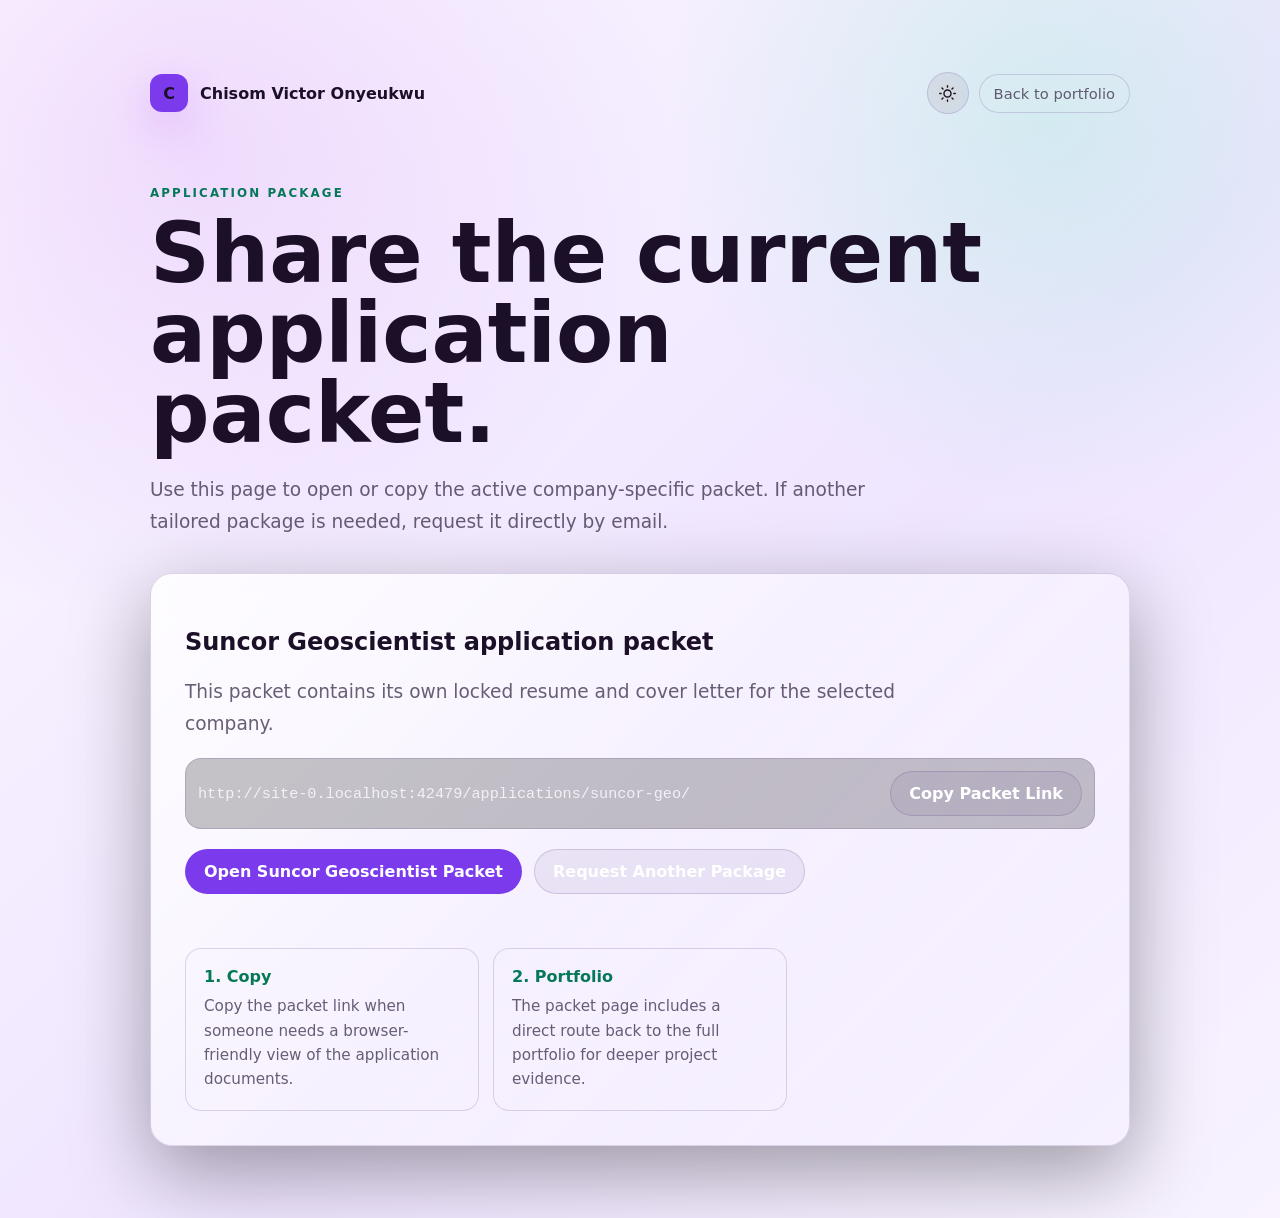
<file: deploy_public/application-package/index.html>
<!doctype html>
<html lang="en" data-theme="dark">
<head>
  <meta charset="utf-8"/>
  <meta name="viewport" content="width=device-width, initial-scale=1"/>
  <meta name="robots" content="noindex, nofollow"/>
  <meta name="color-scheme" content="dark light"/>
  <title>Application Package - Chisom Victor Onyeukwu</title>
  <style>
    :root {
      color-scheme: dark;
      --bg: #08040d;
      --panel: rgba(255,255,255,.075);
      --panel-strong: rgba(255,255,255,.12);
      --border: rgba(255,255,255,.16);
      --text: #fbf7ff;
      --muted: rgba(251,247,255,.72);
      --accent: #bf5af2;
      --green: #35f2a5;
      font-family: Inter, ui-sans-serif, system-ui, -apple-system, BlinkMacSystemFont, "Segoe UI", sans-serif;
    }
    [data-theme="light"] {
      color-scheme: light;
      --bg: #fbf8ff;
      --panel: rgba(87,48,122,.075);
      --panel-strong: rgba(255,255,255,.82);
      --border: rgba(87,48,122,.18);
      --text: #1b1028;
      --muted: rgba(48,34,64,.72);
      --accent: #7c3aed;
      --green: #047857;
    }
    * { box-sizing: border-box; }
    body {
      margin: 0;
      min-height: 100vh;
      color: var(--text);
      background:
        radial-gradient(circle at 15% 12%, rgba(191,90,242,.28), transparent 30rem),
        radial-gradient(circle at 82% 10%, rgba(53,242,165,.14), transparent 24rem),
        linear-gradient(135deg, #08040d, #1d0d2c 58%, #09050f);
    }
    [data-theme="light"] body {
      background:
        radial-gradient(circle at 15% 12%, rgba(191,90,242,.16), transparent 30rem),
        radial-gradient(circle at 82% 10%, rgba(53,242,165,.16), transparent 24rem),
        linear-gradient(135deg, #fbf8ff, #efe5ff 58%, #f8f3ff);
    }
    main {
      width: min(980px, calc(100% - 32px));
      margin: 0 auto;
      padding: clamp(28px, 6vw, 72px) 0;
    }
    .topbar {
      display: flex;
      justify-content: space-between;
      align-items: center;
      gap: 16px;
      margin-bottom: clamp(36px, 6vw, 72px);
    }
    .brand,
    .back {
      color: inherit;
      text-decoration: none;
    }
    .brand {
      display: inline-flex;
      align-items: center;
      gap: 12px;
      font-weight: 800;
    }
    .mark {
      width: 38px;
      height: 38px;
      display: grid;
      place-items: center;
      border-radius: 12px;
      background: linear-gradient(135deg, var(--accent), #7c3aed);
      box-shadow: 0 14px 40px rgba(191,90,242,.28);
    }
    .back {
      color: var(--muted);
      border: 1px solid var(--border);
      border-radius: 999px;
      padding: 10px 14px;
      background: rgba(255,255,255,.05);
      font-size: .92rem;
    }
    .top-actions {
      display: flex;
      align-items: center;
      gap: 10px;
      flex-wrap: wrap;
    }
    .theme-btn {
      position: relative;
      overflow: hidden;
      width: 42px;
      height: 42px;
      border-radius: 999px;
      display: grid;
      place-items: center;
      border: 1px solid var(--border);
      color: var(--text);
      background: var(--panel);
      cursor: pointer;
      transition: transform .25s ease, box-shadow .25s ease, border-color .25s ease, background .25s ease;
    }
    .theme-btn::before {
      content: "";
      position: absolute;
      inset: -45%;
      border-radius: 50%;
      background: radial-gradient(circle, rgba(53,242,165,.28), transparent 62%);
      opacity: 0;
      transform: scale(.55);
      transition: opacity .28s ease, transform .35s cubic-bezier(.2,.8,.2,1);
    }
    .theme-btn:hover,
    .theme-btn.theme-previewing {
      transform: rotate(12deg) scale(1.06);
      border-color: var(--green);
      box-shadow: 0 0 24px rgba(53,242,165,.22);
    }
    .theme-btn:hover::before,
    .theme-btn.theme-previewing::before { opacity: 1; transform: scale(1); }
    .theme-btn svg { position: relative; z-index: 1; transition: filter .25s ease, transform .25s ease; }
    [data-theme="dark"] .icon-sun { display: none; }
    [data-theme="dark"] .icon-moon { display: block; filter: drop-shadow(0 0 8px rgba(167,139,250,.62)); }
    [data-theme="light"] .icon-moon { display: none; }
    [data-theme="light"] .icon-sun { display: block; filter: drop-shadow(0 0 9px rgba(250,204,21,.72)); }
    [data-theme="light"] .theme-btn.theme-just-applied {
      box-shadow: 0 0 0 4px rgba(250,204,21,.16), 0 0 30px rgba(250,204,21,.45), inset 0 0 18px rgba(255,255,255,.34);
    }
    [data-theme="dark"] .theme-btn.theme-just-applied {
      box-shadow: 0 0 0 4px rgba(167,139,250,.14), 0 0 30px rgba(167,139,250,.36), inset 0 0 18px rgba(255,255,255,.08);
    }
    .theme-btn.theme-just-applied svg { transform: scale(1.12); }
    .eyebrow {
      color: var(--green);
      letter-spacing: .18em;
      text-transform: uppercase;
      font-size: .74rem;
      font-weight: 800;
      margin-bottom: 14px;
    }
    h1 {
      margin: 0;
      font-size: clamp(2.35rem, 7vw, 5.2rem);
      line-height: .96;
      letter-spacing: 0;
      max-width: 850px;
    }
    .intro {
      max-width: 760px;
      color: var(--muted);
      font-size: clamp(1rem, 2vw, 1.16rem);
      line-height: 1.75;
      margin: 20px 0 34px;
    }
    .panel {
      border: 1px solid var(--border);
      border-radius: 22px;
      background: linear-gradient(135deg, var(--panel-strong), rgba(255,255,255,.045));
      box-shadow: 0 26px 80px rgba(0,0,0,.36);
      padding: clamp(20px, 4vw, 34px);
    }
    .link-box {
      display: grid;
      grid-template-columns: 1fr auto;
      gap: 12px;
      align-items: center;
      border: 1px solid var(--border);
      border-radius: 16px;
      background: rgba(0,0,0,.22);
      padding: 12px;
      margin: 18px 0 20px;
    }
    code {
      color: rgba(251,247,255,.88);
      white-space: nowrap;
      overflow: hidden;
      text-overflow: ellipsis;
      font-size: .95rem;
    }
    .actions {
      display: flex;
      flex-wrap: wrap;
      gap: 12px;
      margin-top: 18px;
    }
    .btn {
      appearance: none;
      border: 1px solid var(--border);
      border-radius: 999px;
      min-height: 44px;
      padding: 12px 18px;
      background: var(--panel);
      color: #fff;
      text-decoration: none;
      font: inherit;
      font-weight: 800;
      cursor: pointer;
      display: inline-flex;
      align-items: center;
      justify-content: center;
    }
    .btn.primary {
      border-color: transparent;
      background: linear-gradient(135deg, var(--accent), #7c3aed);
    }
    .steps {
      display: grid;
      grid-template-columns: repeat(3, minmax(0, 1fr));
      gap: 14px;
      margin-top: 20px;
    }
    .step {
      border: 1px solid var(--border);
      border-radius: 16px;
      background: rgba(255,255,255,.05);
      padding: 18px;
    }
    .step strong {
      display: block;
      margin-bottom: 8px;
      color: var(--green);
    }
    .step p {
      margin: 0;
      color: var(--muted);
      line-height: 1.6;
      font-size: .95rem;
    }
    .status {
      min-height: 22px;
      color: var(--green);
      font-weight: 800;
      margin-top: 12px;
    }
    @media (max-width: 760px) {
      .topbar { flex-direction: column; align-items: flex-start; }
      .link-box { grid-template-columns: 1fr; }
      .steps { grid-template-columns: 1fr; }
      code { white-space: normal; word-break: break-all; }
    }
  </style>
</head>
<body>
  <main>
    <nav class="topbar" aria-label="Application package navigation">
      <a class="brand" href="../index.html">
        <span class="mark">C</span>
        <span>Chisom Victor Onyeukwu</span>
      </a>
      <div class="top-actions">
        <button class="theme-btn" id="themeBtn" aria-label="Toggle theme">
          <svg class="icon-sun" width="17" height="17" viewBox="0 0 24 24" fill="none" stroke="currentColor" stroke-width="2" stroke-linecap="round" stroke-linejoin="round"><circle cx="12" cy="12" r="5"/><line x1="12" y1="1" x2="12" y2="3"/><line x1="12" y1="21" x2="12" y2="23"/><line x1="4.22" y1="4.22" x2="5.64" y2="5.64"/><line x1="18.36" y1="18.36" x2="19.78" y2="19.78"/><line x1="1" y1="12" x2="3" y2="12"/><line x1="21" y1="12" x2="23" y2="12"/><line x1="4.22" y1="19.78" x2="5.64" y2="18.36"/><line x1="18.36" y1="5.64" x2="19.78" y2="4.22"/></svg>
          <svg class="icon-moon" width="17" height="17" viewBox="0 0 24 24" fill="none" stroke="currentColor" stroke-width="2" stroke-linecap="round" stroke-linejoin="round"><path d="M21 12.79A9 9 0 1 1 11.21 3 7 7 0 0 0 21 12.79z"/></svg>
        </button>
        <a class="back" href="../index.html">Back to portfolio</a>
      </div>
    </nav>

    <section>
      <div class="eyebrow">Application Package</div>
      <h1>Share the current application packet.</h1>
      <p class="intro">
        Use this page to open or copy the active company-specific packet. If another
        tailored package is needed, request it directly by email.
      </p>
    </section>

    <section class="panel" aria-label="Application package sharing tools">
      <h2 id="packetTitle">Current packet</h2>
      <p class="intro" style="margin-bottom:0">
        This packet contains its own locked resume and cover letter for the selected company.
      </p>

      <div class="link-box">
        <code id="packetLink">/applications/suncor-geo/</code>
        <button class="btn" id="copyBtn" type="button">Copy Packet Link</button>
      </div>

      <div class="actions">
        <a class="btn primary" id="openPacketBtn" href="../applications/suncor-geo/">Open Suncor Geoscientist Packet</a>
        <a class="btn" href="mailto:victoronyeukwu@gmail.com?subject=Application%20Package%20Request&body=Hi%20Chisom%2C%0A%0AI%27d%20like%20to%20request%20your%20application%20package.%0A%0AThanks%2C">Request Another Package</a>
      </div>
      <div class="status" id="copyStatus" aria-live="polite"></div>

      <div class="steps" aria-label="How to share">
        <div class="step">
          <strong>1. Copy</strong>
          <p>Copy the packet link when someone needs a browser-friendly view of the application documents.</p>
        </div>
        <div class="step">
          <strong>2. Portfolio</strong>
          <p>The packet page includes a direct route back to the full portfolio for deeper project evidence.</p>
        </div>
      </div>
    </section>
  </main>

  <script>
    (function initTheme() {
      const html = document.documentElement;
      const btn = document.getElementById('themeBtn');
      const STORAGE = 'cv-theme';
      const media = window.matchMedia('(prefers-color-scheme: dark)');
      const systemTheme = () => media.matches ? 'dark' : 'light';
      let previewTheme = null;
      function applyTheme(theme, persist = true) {
        html.setAttribute('data-theme', theme);
        if (persist) localStorage.setItem(STORAGE, theme);
      }
      applyTheme(localStorage.getItem(STORAGE) || systemTheme(), Boolean(localStorage.getItem(STORAGE)));
      btn?.addEventListener('click', () => {
        const current = html.getAttribute('data-theme');
        applyTheme(previewTheme ? current : (current === 'dark' ? 'light' : 'dark'));
        previewTheme = null;
        btn.classList.remove('theme-previewing');
        btn.classList.add('theme-just-applied');
        window.setTimeout(() => btn.classList.remove('theme-just-applied'), 850);
      });
      if (window.matchMedia('(hover: hover) and (pointer: fine)').matches) {
        btn?.addEventListener('pointerenter', () => {
          if (previewTheme) return;
          previewTheme = html.getAttribute('data-theme');
          applyTheme(previewTheme === 'dark' ? 'light' : 'dark', false);
          btn.classList.add('theme-previewing');
        });
        btn?.addEventListener('pointerleave', () => {
          if (previewTheme) applyTheme(previewTheme, false);
          previewTheme = null;
          btn.classList.remove('theme-previewing');
        });
      }
      media.addEventListener?.('change', () => {
        if (!localStorage.getItem(STORAGE)) applyTheme(systemTheme(), false);
      });
    })();

    const packets = {
      kcb: {
        label: 'KCB Packet',
        title: 'KCB application packet',
        path: '/applications/kcb/',
        openHref: '../applications/kcb/'
      },
      onterris: {
        label: 'Onterris Packet',
        title: 'Onterris application packet',
        path: '/applications/onterris/',
        openHref: '../applications/onterris/'
      },
      stantec: {
        label: 'Stantec Packet',
        title: 'Stantec application packet',
        path: '/applications/stantec/',
        openHref: '../applications/stantec/'
      },
      get: {
        label: 'Global Engineering and Testing Packet',
        title: 'Global Engineering and Testing application packet',
        path: '/applications/get/',
        openHref: '../applications/get/'
      },
      esri: {
        label: 'Esri Canada Packet',
        title: 'Esri Canada application packet',
        path: '/applications/esri/',
        openHref: '../applications/esri/'
      },
      deloitte: {
        label: 'Deloitte Packet',
        title: 'Deloitte application packet',
        path: '/applications/deloitte/',
        openHref: '../applications/deloitte/'
      },
      super: {
        label: 'Super.com Packet',
        title: 'Super.com application packet',
        path: '/applications/super/',
        openHref: '../applications/super/'
      },
      suncor: {
        label: 'Suncor Packet',
        title: 'Suncor application packet',
        path: '/applications/suncor/',
        openHref: '../applications/suncor/'
      },
      'suncor-geo': {
        label: 'Suncor Geoscientist Packet',
        title: 'Suncor Geoscientist application packet',
        path: '/applications/suncor-geo/',
        openHref: '../applications/suncor-geo/'
      }
    };
    const requestedPacket = new URLSearchParams(window.location.search).get('packet');
    const activePacket = packets[requestedPacket] || packets['suncor-geo'];
    let packetPath = activePacket.path;
    const titleEl = document.getElementById('packetTitle');
    const linkEl = document.getElementById('packetLink');
    const statusEl = document.getElementById('copyStatus');
    const copyBtn = document.getElementById('copyBtn');
    const openPacketBtn = document.getElementById('openPacketBtn');

    titleEl.textContent = activePacket.title;
    linkEl.textContent = new URL(packetPath, window.location.origin).href;
    openPacketBtn.href = activePacket.openHref;
    openPacketBtn.textContent = `Open ${activePacket.label}`;

    copyBtn.addEventListener('click', async () => {
      const packetUrl = new URL(packetPath, window.location.origin).href;
      try {
        await navigator.clipboard.writeText(packetUrl);
        statusEl.textContent = 'Packet link copied.';
      } catch (error) {
        statusEl.textContent = 'Copy failed. Select and copy the link manually.';
      }
    });
  </script>
</body>
</html>
</file>
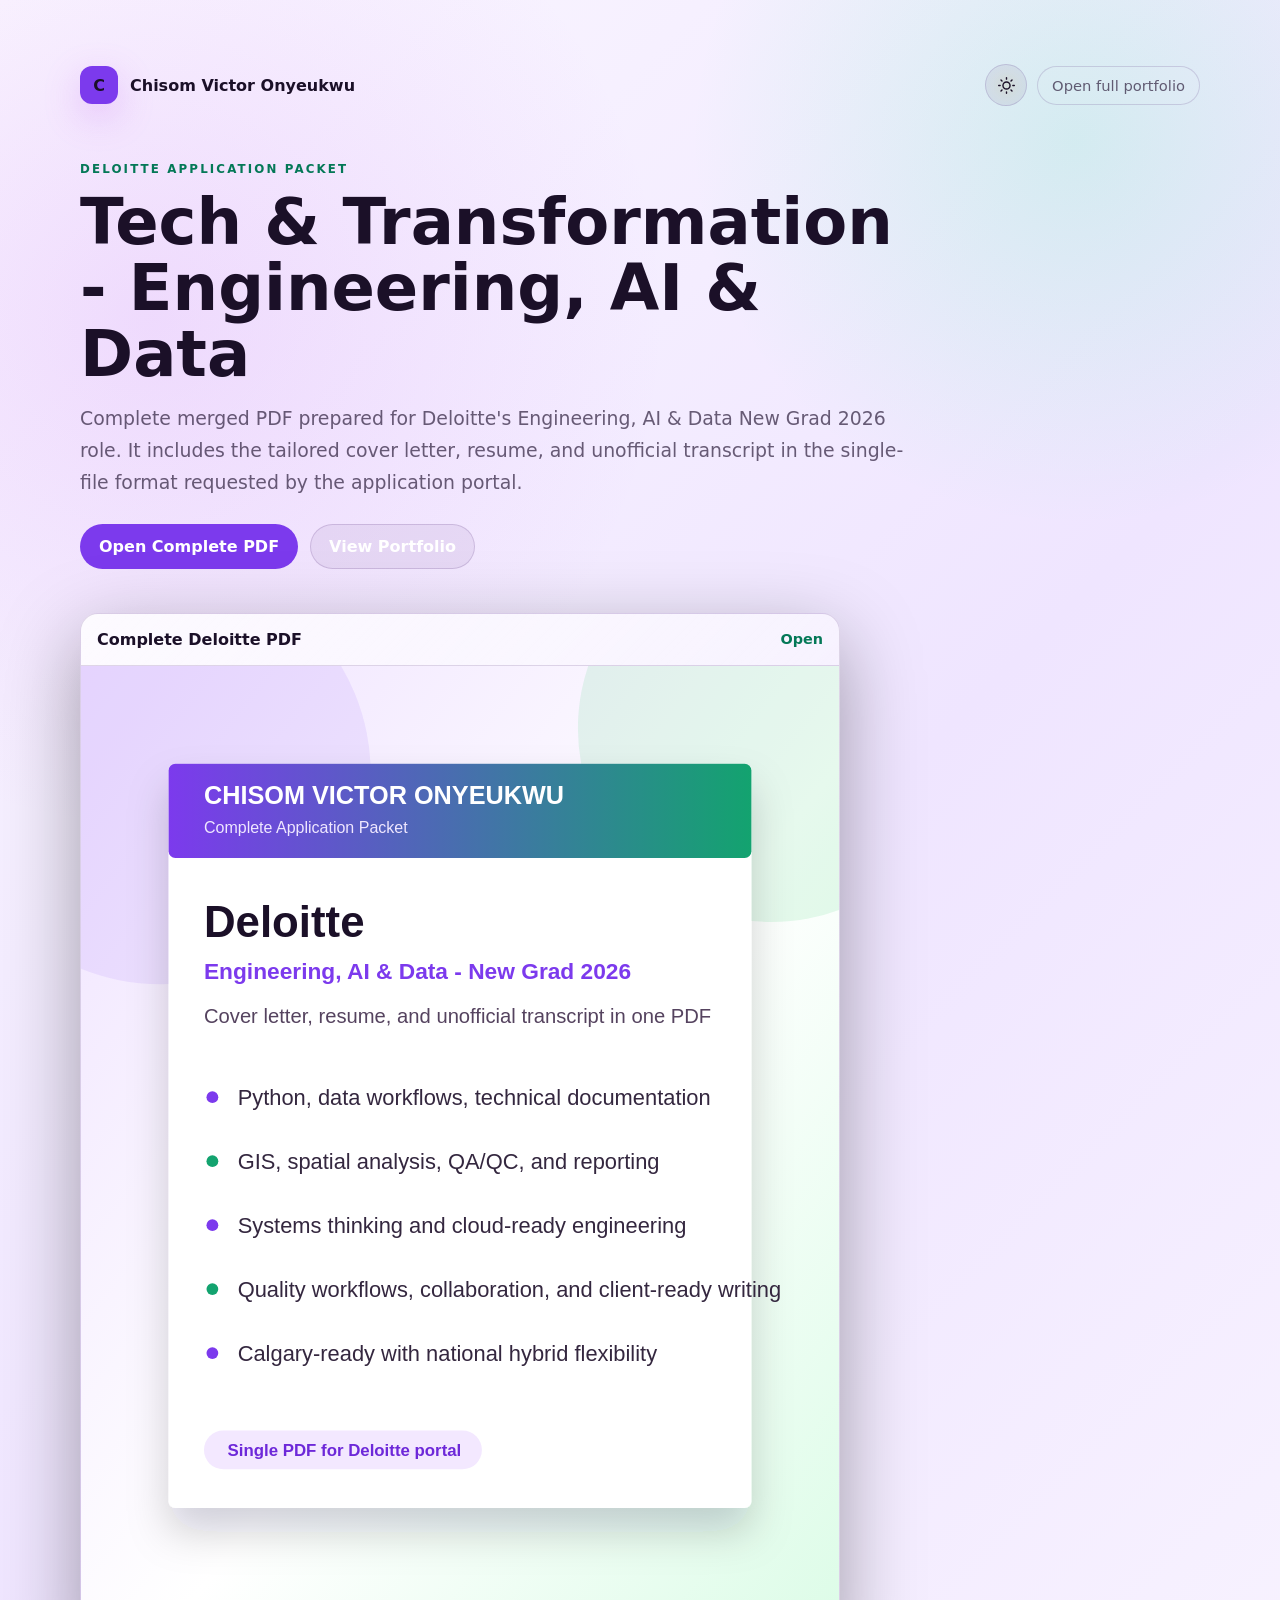
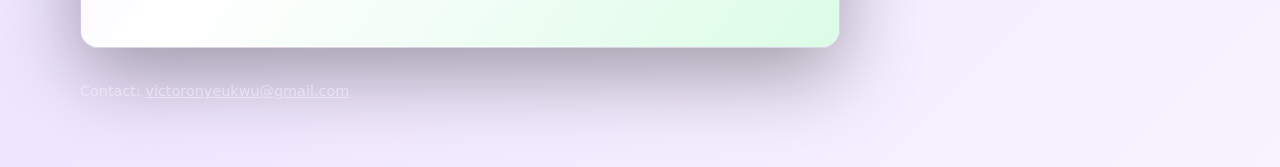
<file: deploy_public/applications/deloitte/index.html>
<!doctype html>
<html lang="en" data-theme="dark">
<head>
  <meta charset="utf-8"/>
  <meta name="viewport" content="width=device-width, initial-scale=1"/>
  <meta name="robots" content="noindex, nofollow"/>
  <meta name="color-scheme" content="dark light"/>
  <title>Deloitte Application Packet - Chisom Victor Onyeukwu</title>
  <style>
    :root { color-scheme: dark; --bg: #09050f; --panel: rgba(255,255,255,.075); --panel-strong: rgba(255,255,255,.11); --border: rgba(255,255,255,.16); --text: #f7f0ff; --muted: rgba(247,240,255,.72); --accent: #bf5af2; --green: #35f2a5; font-family: Inter, ui-sans-serif, system-ui, -apple-system, BlinkMacSystemFont, "Segoe UI", sans-serif; }
    [data-theme="light"] { color-scheme: light; --bg: #fbf8ff; --panel: rgba(87,48,122,.075); --panel-strong: rgba(255,255,255,.82); --border: rgba(87,48,122,.18); --text: #1b1028; --muted: rgba(48,34,64,.72); --accent: #7c3aed; --green: #047857; }
    * { box-sizing: border-box; }
    body { margin: 0; min-height: 100vh; background: radial-gradient(circle at 12% 18%, rgba(191,90,242,.28), transparent 32rem), radial-gradient(circle at 84% 8%, rgba(53,242,165,.12), transparent 24rem), linear-gradient(135deg, #09050f, #1a0c29 55%, #08040d); color: var(--text); }
    [data-theme="light"] body { background: radial-gradient(circle at 12% 18%, rgba(191,90,242,.16), transparent 32rem), radial-gradient(circle at 84% 8%, rgba(53,242,165,.16), transparent 24rem), linear-gradient(135deg, #fbf8ff, #efe5ff 55%, #f8f3ff); }
    main { width: min(1120px, calc(100% - 32px)); margin: 0 auto; padding: clamp(28px, 5vw, 64px) 0; }
    .topbar { display: flex; align-items: center; justify-content: space-between; gap: 16px; margin-bottom: clamp(32px, 5vw, 56px); }
    .brand { display: inline-flex; align-items: center; gap: 12px; color: inherit; text-decoration: none; font-weight: 700; }
    .mark { width: 38px; height: 38px; border-radius: 12px; display: grid; place-items: center; background: linear-gradient(135deg, var(--accent), #7c3aed); box-shadow: 0 12px 36px rgba(191,90,242,.28); }
    .back { color: var(--muted); text-decoration: none; font-size: .92rem; border: 1px solid var(--border); border-radius: 999px; padding: 10px 14px; background: rgba(255,255,255,.045); }
    .top-actions { display: flex; align-items: center; gap: 10px; flex-wrap: wrap; }
    .theme-btn { position: relative; overflow: hidden; width: 42px; height: 42px; border-radius: 999px; display: grid; place-items: center; border: 1px solid var(--border); color: var(--text); background: var(--panel); cursor: pointer; transition: transform .25s ease, box-shadow .25s ease, border-color .25s ease, background .25s ease; }
    .theme-btn::before { content: ""; position: absolute; inset: -45%; border-radius: 50%; background: radial-gradient(circle, rgba(53,242,165,.28), transparent 62%); opacity: 0; transform: scale(.55); transition: opacity .28s ease, transform .35s cubic-bezier(.2,.8,.2,1); }
    .theme-btn:hover, .theme-btn.theme-previewing { transform: rotate(12deg) scale(1.06); border-color: var(--green); box-shadow: 0 0 24px rgba(53,242,165,.22); }
    .theme-btn:hover::before, .theme-btn.theme-previewing::before { opacity: 1; transform: scale(1); }
    .theme-btn svg { position: relative; z-index: 1; transition: filter .25s ease, transform .25s ease; }
    [data-theme="dark"] .icon-sun { display: none; }
    [data-theme="dark"] .icon-moon { display: block; filter: drop-shadow(0 0 8px rgba(167,139,250,.62)); }
    [data-theme="light"] .icon-moon { display: none; }
    [data-theme="light"] .icon-sun { display: block; filter: drop-shadow(0 0 9px rgba(250,204,21,.72)); }
    [data-theme="light"] .theme-btn.theme-just-applied { box-shadow: 0 0 0 4px rgba(250,204,21,.16), 0 0 30px rgba(250,204,21,.45), inset 0 0 18px rgba(255,255,255,.34); }
    [data-theme="dark"] .theme-btn.theme-just-applied { box-shadow: 0 0 0 4px rgba(167,139,250,.14), 0 0 30px rgba(167,139,250,.36), inset 0 0 18px rgba(255,255,255,.08); }
    .theme-btn.theme-just-applied svg { transform: scale(1.12); }
    .hero { max-width: 850px; margin-bottom: 34px; }
    .eyebrow { color: var(--green); letter-spacing: .18em; text-transform: uppercase; font-size: .74rem; font-weight: 800; margin-bottom: 14px; }
    h1 { margin: 0 0 14px; font-size: clamp(2rem, 6vw, 4rem); line-height: 1.03; letter-spacing: 0; }
    .hero p { color: var(--muted); font-size: clamp(1rem, 2vw, 1.18rem); line-height: 1.7; margin: 0; }
    .actions { display: flex; flex-wrap: wrap; gap: 12px; margin: 26px 0 44px; }
    .btn { display: inline-flex; align-items: center; justify-content: center; min-height: 44px; padding: 12px 18px; border-radius: 999px; text-decoration: none; color: #fff; border: 1px solid var(--border); background: var(--panel); font-weight: 700; }
    .btn.primary { background: linear-gradient(135deg, var(--accent), #7c3aed); border-color: transparent; }
    .grid { display: grid; grid-template-columns: minmax(0, 760px); gap: 18px; }
    .doc { border: 1px solid var(--border); border-radius: 18px; background: linear-gradient(135deg, var(--panel-strong), rgba(255,255,255,.045)); overflow: hidden; box-shadow: 0 26px 80px rgba(0,0,0,.35); }
    .doc-head { display: flex; align-items: center; justify-content: space-between; gap: 12px; padding: 16px; border-bottom: 1px solid var(--border); }
    .doc h2 { margin: 0; font-size: 1rem; }
    .doc-head a { color: var(--green); text-decoration: none; font-size: .9rem; font-weight: 700; white-space: nowrap; }
    .thumb-link { display: block; width: 100%; background: rgba(255,255,255,.06); }
    .doc img { display: block; width: 100%; height: auto; aspect-ratio: 900 / 1165; object-fit: cover; background: #fff; }
    footer { margin-top: 32px; color: rgba(247,240,255,.58); font-size: .9rem; line-height: 1.6; }
    footer a { color: inherit; }
    @media (max-width: 820px) { .topbar { align-items: flex-start; flex-direction: column; } .grid { grid-template-columns: 1fr; } }
  </style>
</head>
<body>
  <main>
    <nav class="topbar" aria-label="Application packet navigation">
      <a class="brand" href="../../index.html"><span class="mark">C</span><span>Chisom Victor Onyeukwu</span></a>
      <div class="top-actions">
        <button class="theme-btn" id="themeBtn" aria-label="Toggle theme">
          <svg class="icon-sun" width="17" height="17" viewBox="0 0 24 24" fill="none" stroke="currentColor" stroke-width="2" stroke-linecap="round" stroke-linejoin="round"><circle cx="12" cy="12" r="5"/><line x1="12" y1="1" x2="12" y2="3"/><line x1="12" y1="21" x2="12" y2="23"/><line x1="4.22" y1="4.22" x2="5.64" y2="5.64"/><line x1="18.36" y1="18.36" x2="19.78" y2="19.78"/><line x1="1" y1="12" x2="3" y2="12"/><line x1="21" y1="12" x2="23" y2="12"/><line x1="4.22" y1="19.78" x2="5.64" y2="18.36"/><line x1="18.36" y1="5.64" x2="19.78" y2="4.22"/></svg>
          <svg class="icon-moon" width="17" height="17" viewBox="0 0 24 24" fill="none" stroke="currentColor" stroke-width="2" stroke-linecap="round" stroke-linejoin="round"><path d="M21 12.79A9 9 0 1 1 11.21 3 7 7 0 0 0 21 12.79z"/></svg>
        </button>
        <a class="back" href="../../index.html">Open full portfolio</a>
      </div>
    </nav>

    <section class="hero">
      <div class="eyebrow">Deloitte Application Packet</div>
      <h1>Tech & Transformation - Engineering, AI & Data</h1>
      <p>Complete merged PDF prepared for Deloitte's Engineering, AI & Data New Grad 2026 role. It includes the tailored cover letter, resume, and unofficial transcript in the single-file format requested by the application portal.</p>
      <div class="actions" aria-label="Open application documents">
        <a class="btn primary" href="files/chisom-onyeukwu-deloitte-complete-application-packet.pdf" target="_blank" rel="noreferrer">Open Complete PDF</a>
        <a class="btn" href="../../index.html">View Portfolio</a>
      </div>
    </section>

    <section class="grid" aria-label="Application document preview">
      <article class="doc">
        <div class="doc-head">
          <h2>Complete Deloitte PDF</h2>
          <a href="files/chisom-onyeukwu-deloitte-complete-application-packet.pdf" target="_blank" rel="noreferrer">Open</a>
        </div>
        <a class="thumb-link" href="files/chisom-onyeukwu-deloitte-complete-application-packet.pdf" target="_blank" rel="noreferrer" aria-label="Open complete Deloitte application PDF">
          <img src="[data-uri]" alt="Preview thumbnail for Chisom Onyeukwu's complete Deloitte application packet"/>
        </a>
      </article>
    </section>

    <footer>Contact: <a href="mailto:victoronyeukwu@gmail.com">victoronyeukwu@gmail.com</a></footer>
  </main>
  <script>
    (function initTheme() {
      const html = document.documentElement;
      const btn = document.getElementById('themeBtn');
      const STORAGE = 'cv-theme';
      const media = window.matchMedia('(prefers-color-scheme: dark)');
      const systemTheme = () => media.matches ? 'dark' : 'light';
      let previewTheme = null;
      function applyTheme(theme, persist = true) { html.setAttribute('data-theme', theme); if (persist) localStorage.setItem(STORAGE, theme); }
      applyTheme(localStorage.getItem(STORAGE) || systemTheme(), Boolean(localStorage.getItem(STORAGE)));
      btn?.addEventListener('click', () => { const current = html.getAttribute('data-theme'); applyTheme(previewTheme ? current : (current === 'dark' ? 'light' : 'dark')); previewTheme = null; btn.classList.remove('theme-previewing'); btn.classList.add('theme-just-applied'); window.setTimeout(() => btn.classList.remove('theme-just-applied'), 850); });
      if (window.matchMedia('(hover: hover) and (pointer: fine)').matches) {
        btn?.addEventListener('pointerenter', () => { if (previewTheme) return; previewTheme = html.getAttribute('data-theme'); applyTheme(previewTheme === 'dark' ? 'light' : 'dark', false); btn.classList.add('theme-previewing'); });
        btn?.addEventListener('pointerleave', () => { if (previewTheme) applyTheme(previewTheme, false); previewTheme = null; btn.classList.remove('theme-previewing'); });
      }
      media.addEventListener?.('change', () => { if (!localStorage.getItem(STORAGE)) applyTheme(systemTheme(), false); });
    })();
  </script>
</body>
</html>
</file>
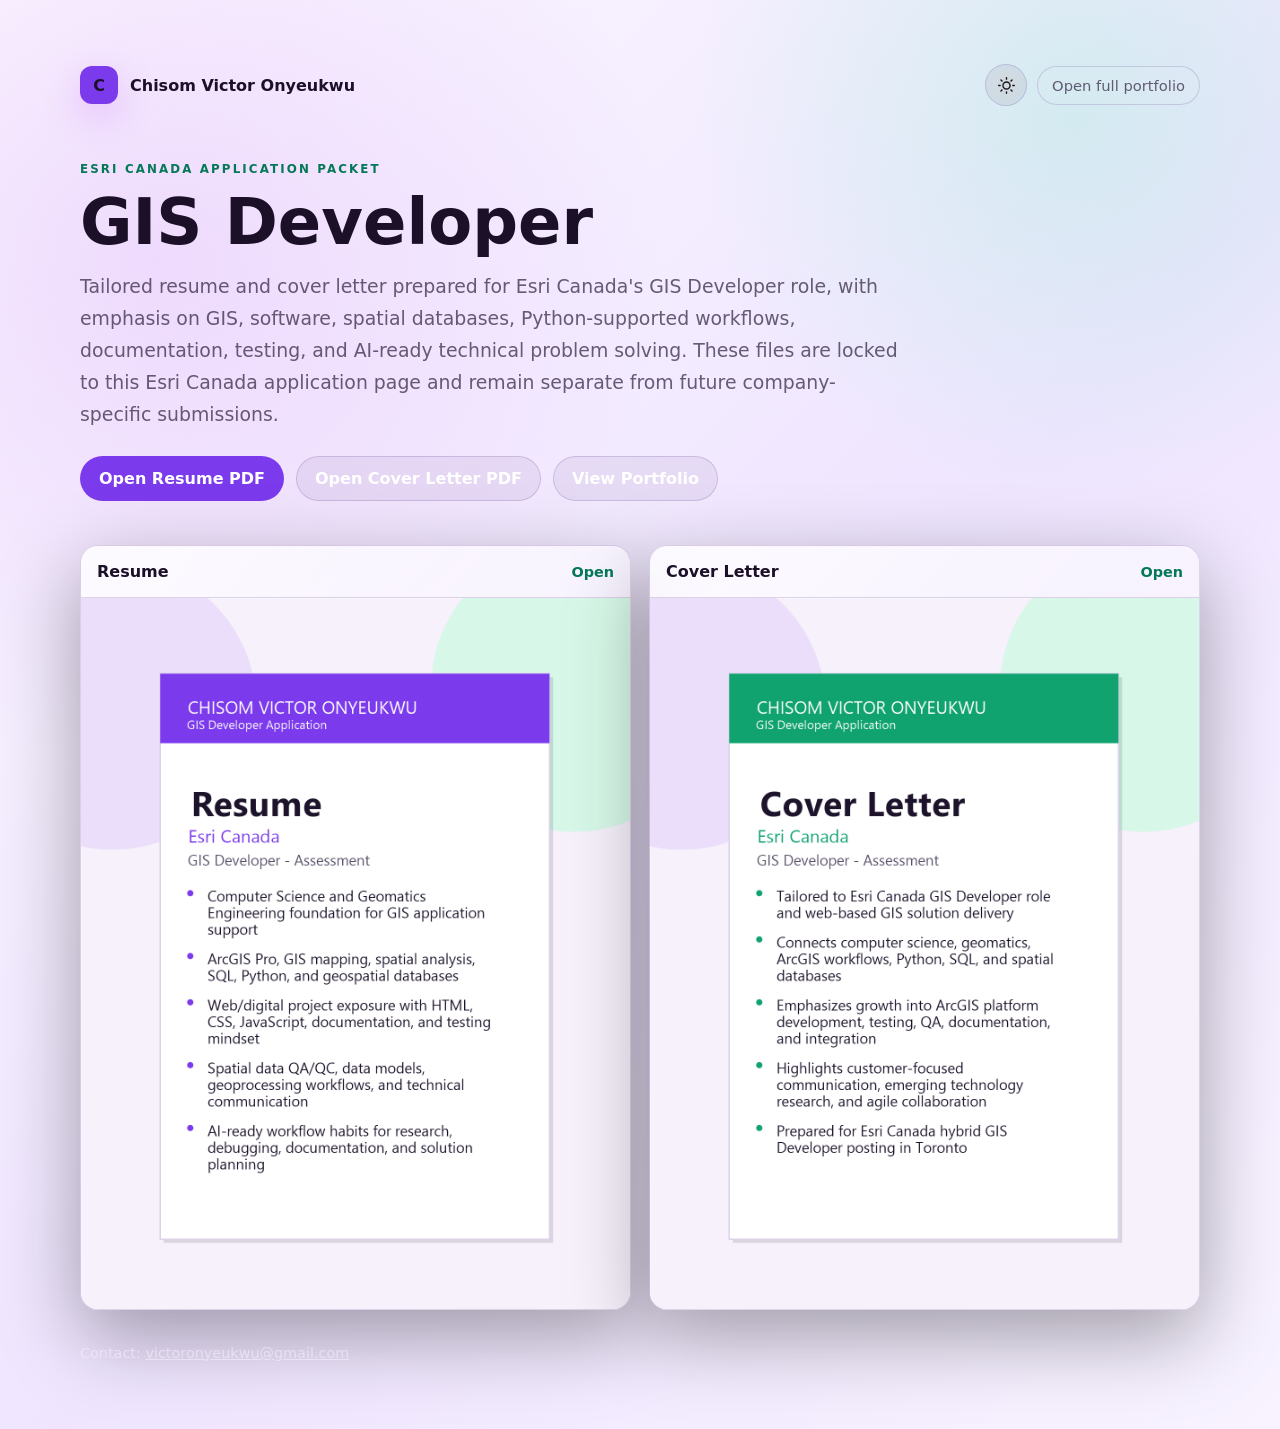
<file: deploy_public/applications/esri/index.html>
﻿<!doctype html>
<html lang="en" data-theme="dark">
<head>
  <meta charset="utf-8"/>
  <meta name="viewport" content="width=device-width, initial-scale=1"/>
  <meta name="robots" content="noindex, nofollow"/>
  <meta name="color-scheme" content="dark light"/>
  <title>Esri Canada Application Packet - Chisom Victor Onyeukwu</title>
  <style>
    :root {
      color-scheme: dark;
      --bg: #09050f;
      --panel: rgba(255,255,255,.075);
      --panel-strong: rgba(255,255,255,.11);
      --border: rgba(255,255,255,.16);
      --text: #f7f0ff;
      --muted: rgba(247,240,255,.72);
      --accent: #bf5af2;
      --green: #35f2a5;
      font-family: Inter, ui-sans-serif, system-ui, -apple-system, BlinkMacSystemFont, "Segoe UI", sans-serif;
    }
    [data-theme="light"] {
      color-scheme: light;
      --bg: #fbf8ff;
      --panel: rgba(87,48,122,.075);
      --panel-strong: rgba(255,255,255,.82);
      --border: rgba(87,48,122,.18);
      --text: #1b1028;
      --muted: rgba(48,34,64,.72);
      --accent: #7c3aed;
      --green: #047857;
    }
    * { box-sizing: border-box; }
    body {
      margin: 0;
      min-height: 100vh;
      background:
        radial-gradient(circle at 12% 18%, rgba(191,90,242,.28), transparent 32rem),
        radial-gradient(circle at 84% 8%, rgba(53,242,165,.12), transparent 24rem),
        linear-gradient(135deg, #09050f, #1a0c29 55%, #08040d);
      color: var(--text);
    }
    [data-theme="light"] body {
      background:
        radial-gradient(circle at 12% 18%, rgba(191,90,242,.16), transparent 32rem),
        radial-gradient(circle at 84% 8%, rgba(53,242,165,.16), transparent 24rem),
        linear-gradient(135deg, #fbf8ff, #efe5ff 55%, #f8f3ff);
    }
    main {
      width: min(1120px, calc(100% - 32px));
      margin: 0 auto;
      padding: clamp(28px, 5vw, 64px) 0;
    }
    .topbar {
      display: flex;
      align-items: center;
      justify-content: space-between;
      gap: 16px;
      margin-bottom: clamp(32px, 5vw, 56px);
    }
    .brand {
      display: inline-flex;
      align-items: center;
      gap: 12px;
      color: inherit;
      text-decoration: none;
      font-weight: 700;
    }
    .mark {
      width: 38px;
      height: 38px;
      border-radius: 12px;
      display: grid;
      place-items: center;
      background: linear-gradient(135deg, var(--accent), #7c3aed);
      box-shadow: 0 12px 36px rgba(191,90,242,.28);
    }
    .back {
      color: var(--muted);
      text-decoration: none;
      font-size: .92rem;
      border: 1px solid var(--border);
      border-radius: 999px;
      padding: 10px 14px;
      background: rgba(255,255,255,.045);
    }
    .top-actions {
      display: flex;
      align-items: center;
      gap: 10px;
      flex-wrap: wrap;
    }
    .theme-btn {
      position: relative;
      overflow: hidden;
      width: 42px;
      height: 42px;
      border-radius: 999px;
      display: grid;
      place-items: center;
      border: 1px solid var(--border);
      color: var(--text);
      background: var(--panel);
      cursor: pointer;
      transition: transform .25s ease, box-shadow .25s ease, border-color .25s ease, background .25s ease;
    }
    .theme-btn::before {
      content: "";
      position: absolute;
      inset: -45%;
      border-radius: 50%;
      background: radial-gradient(circle, rgba(53,242,165,.28), transparent 62%);
      opacity: 0;
      transform: scale(.55);
      transition: opacity .28s ease, transform .35s cubic-bezier(.2,.8,.2,1);
    }
    .theme-btn:hover,
    .theme-btn.theme-previewing {
      transform: rotate(12deg) scale(1.06);
      border-color: var(--green);
      box-shadow: 0 0 24px rgba(53,242,165,.22);
    }
    .theme-btn:hover::before,
    .theme-btn.theme-previewing::before { opacity: 1; transform: scale(1); }
    .theme-btn svg { position: relative; z-index: 1; transition: filter .25s ease, transform .25s ease; }
    [data-theme="dark"] .icon-sun { display: none; }
    [data-theme="dark"] .icon-moon { display: block; filter: drop-shadow(0 0 8px rgba(167,139,250,.62)); }
    [data-theme="light"] .icon-moon { display: none; }
    [data-theme="light"] .icon-sun { display: block; filter: drop-shadow(0 0 9px rgba(250,204,21,.72)); }
    [data-theme="light"] .theme-btn.theme-just-applied {
      box-shadow: 0 0 0 4px rgba(250,204,21,.16), 0 0 30px rgba(250,204,21,.45), inset 0 0 18px rgba(255,255,255,.34);
    }
    [data-theme="dark"] .theme-btn.theme-just-applied {
      box-shadow: 0 0 0 4px rgba(167,139,250,.14), 0 0 30px rgba(167,139,250,.36), inset 0 0 18px rgba(255,255,255,.08);
    }
    .theme-btn.theme-just-applied svg { transform: scale(1.12); }
    .hero {
      max-width: 820px;
      margin-bottom: 34px;
    }
    .eyebrow {
      color: var(--green);
      letter-spacing: .18em;
      text-transform: uppercase;
      font-size: .74rem;
      font-weight: 800;
      margin-bottom: 14px;
    }
    h1 {
      margin: 0 0 14px;
      font-size: clamp(2rem, 6vw, 4rem);
      line-height: 1.03;
      letter-spacing: 0;
    }
    .hero p {
      color: var(--muted);
      font-size: clamp(1rem, 2vw, 1.18rem);
      line-height: 1.7;
      margin: 0;
    }
    .actions {
      display: flex;
      flex-wrap: wrap;
      gap: 12px;
      margin: 26px 0 44px;
    }
    .btn {
      display: inline-flex;
      align-items: center;
      justify-content: center;
      min-height: 44px;
      padding: 12px 18px;
      border-radius: 999px;
      text-decoration: none;
      color: #fff;
      border: 1px solid var(--border);
      background: var(--panel);
      font-weight: 700;
    }
    .btn.primary {
      background: linear-gradient(135deg, var(--accent), #7c3aed);
      border-color: transparent;
    }
    .grid {
      display: grid;
      grid-template-columns: repeat(2, minmax(0, 1fr));
      gap: 18px;
    }
    .doc {
      border: 1px solid var(--border);
      border-radius: 18px;
      background: linear-gradient(135deg, var(--panel-strong), rgba(255,255,255,.045));
      overflow: hidden;
      box-shadow: 0 26px 80px rgba(0,0,0,.35);
    }
    .doc-head {
      display: flex;
      align-items: center;
      justify-content: space-between;
      gap: 12px;
      padding: 16px;
      border-bottom: 1px solid var(--border);
    }
    .doc h2 {
      margin: 0;
      font-size: 1rem;
    }
    .doc-head a {
      color: var(--green);
      text-decoration: none;
      font-size: .9rem;
      font-weight: 700;
      white-space: nowrap;
    }
    .thumb-link {
      display: block;
      width: 100%;
      background: rgba(255,255,255,.06);
    }
    .doc img {
      display: block;
      width: 100%;
      height: auto;
      aspect-ratio: 900 / 1165;
      object-fit: cover;
      background: #fff;
    }
    footer {
      margin-top: 32px;
      color: rgba(247,240,255,.58);
      font-size: .9rem;
      line-height: 1.6;
    }
    @media (max-width: 820px) {
      .topbar { align-items: flex-start; flex-direction: column; }
      .grid { grid-template-columns: 1fr; }
    }
  </style>
</head>
<body>
  <main>
    <nav class="topbar" aria-label="Application packet navigation">
      <a class="brand" href="../../index.html">
        <span class="mark">C</span>
        <span>Chisom Victor Onyeukwu</span>
      </a>
      <div class="top-actions">
        <button class="theme-btn" id="themeBtn" aria-label="Toggle theme">
          <svg class="icon-sun" width="17" height="17" viewBox="0 0 24 24" fill="none" stroke="currentColor" stroke-width="2" stroke-linecap="round" stroke-linejoin="round"><circle cx="12" cy="12" r="5"/><line x1="12" y1="1" x2="12" y2="3"/><line x1="12" y1="21" x2="12" y2="23"/><line x1="4.22" y1="4.22" x2="5.64" y2="5.64"/><line x1="18.36" y1="18.36" x2="19.78" y2="19.78"/><line x1="1" y1="12" x2="3" y2="12"/><line x1="21" y1="12" x2="23" y2="12"/><line x1="4.22" y1="19.78" x2="5.64" y2="18.36"/><line x1="18.36" y1="5.64" x2="19.78" y2="4.22"/></svg>
          <svg class="icon-moon" width="17" height="17" viewBox="0 0 24 24" fill="none" stroke="currentColor" stroke-width="2" stroke-linecap="round" stroke-linejoin="round"><path d="M21 12.79A9 9 0 1 1 11.21 3 7 7 0 0 0 21 12.79z"/></svg>
        </button>
        <a class="back" href="../../index.html">Open full portfolio</a>
      </div>
    </nav>

    <section class="hero">
      <div class="eyebrow">Esri Canada Application Packet</div>
      <h1>GIS Developer</h1>
      <p>
        Tailored resume and cover letter prepared for Esri Canada's GIS Developer role, with emphasis on GIS, software, spatial databases, Python-supported workflows, documentation, testing, and AI-ready technical problem solving. These files are locked to this Esri Canada application page and remain separate from future company-specific submissions.
      </p>
            <div class="actions" aria-label="Open application documents">
        <a class="btn primary" href="files/chisom-onyeukwu-resume-esri-canada-gis-developer-assessment.pdf" target="_blank" rel="noreferrer">Open Resume PDF</a>
        <a class="btn" href="files/chisom-onyeukwu-cover-letter-esri-canada-gis-developer-assessment.pdf" target="_blank" rel="noreferrer">Open Cover Letter PDF</a>
        <a class="btn" href="../../index.html">View Portfolio</a>
      </div>
    </section>

    <section class="grid" aria-label="Application document previews">
      <article class="doc">
        <div class="doc-head">
          <h2>Resume</h2>
          <a href="files/chisom-onyeukwu-resume-esri-canada-gis-developer-assessment.pdf" target="_blank" rel="noreferrer">Open</a>
        </div>
        <a class="thumb-link" href="files/chisom-onyeukwu-resume-esri-canada-gis-developer-assessment.pdf" target="_blank" rel="noreferrer" aria-label="Open Esri Canada resume PDF">
          <img src="[data-uri]" alt="Preview thumbnail for Chisom Onyeukwu's Esri Canada resume"/>
        </a>
      </article>
      <article class="doc">
        <div class="doc-head">
          <h2>Cover Letter</h2>
          <a href="files/chisom-onyeukwu-cover-letter-esri-canada-gis-developer-assessment.pdf" target="_blank" rel="noreferrer">Open</a>
        </div>
        <a class="thumb-link" href="files/chisom-onyeukwu-cover-letter-esri-canada-gis-developer-assessment.pdf" target="_blank" rel="noreferrer" aria-label="Open Esri Canada cover letter PDF">
          <img src="[data-uri]" alt="Preview thumbnail for Chisom Onyeukwu's Esri Canada cover letter"/>
        </a>
      </article>
    </section>

    <footer>
      Contact: <a href="mailto:victoronyeukwu@gmail.com" style="color:inherit">victoronyeukwu@gmail.com</a>
    </footer>
  </main>
  <script>
    (function initTheme() {
      const html = document.documentElement;
      const btn = document.getElementById('themeBtn');
      const STORAGE = 'cv-theme';
      const media = window.matchMedia('(prefers-color-scheme: dark)');
      const systemTheme = () => media.matches ? 'dark' : 'light';
      let previewTheme = null;
      function applyTheme(theme, persist = true) {
        html.setAttribute('data-theme', theme);
        if (persist) localStorage.setItem(STORAGE, theme);
      }
      applyTheme(localStorage.getItem(STORAGE) || systemTheme(), Boolean(localStorage.getItem(STORAGE)));
      btn?.addEventListener('click', () => {
        const current = html.getAttribute('data-theme');
        applyTheme(previewTheme ? current : (current === 'dark' ? 'light' : 'dark'));
        previewTheme = null;
        btn.classList.remove('theme-previewing');
        btn.classList.add('theme-just-applied');
        window.setTimeout(() => btn.classList.remove('theme-just-applied'), 850);
      });
      if (window.matchMedia('(hover: hover) and (pointer: fine)').matches) {
        btn?.addEventListener('pointerenter', () => {
          if (previewTheme) return;
          previewTheme = html.getAttribute('data-theme');
          applyTheme(previewTheme === 'dark' ? 'light' : 'dark', false);
          btn.classList.add('theme-previewing');
        });
        btn?.addEventListener('pointerleave', () => {
          if (previewTheme) applyTheme(previewTheme, false);
          previewTheme = null;
          btn.classList.remove('theme-previewing');
        });
      }
      media.addEventListener?.('change', () => {
        if (!localStorage.getItem(STORAGE)) applyTheme(systemTheme(), false);
      });
    })();
</script>
</body>
</html>
</file>
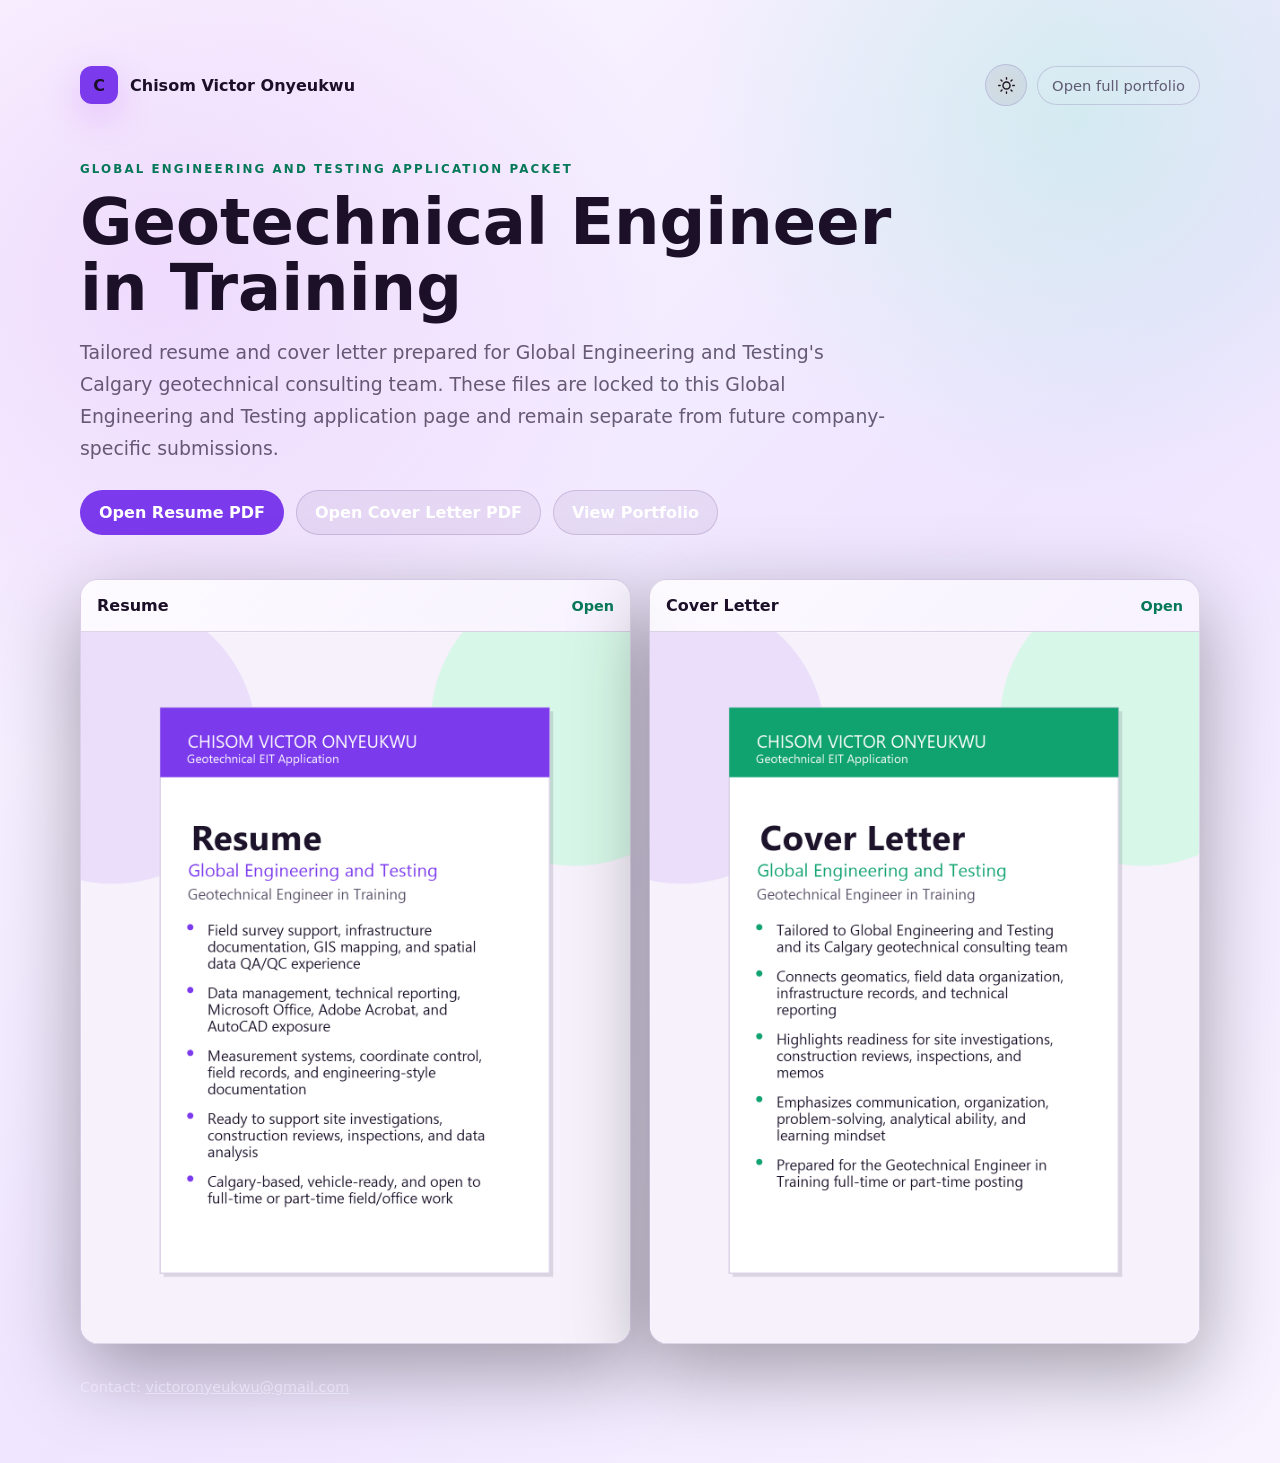
<file: deploy_public/applications/get/index.html>
<!doctype html>
<html lang="en" data-theme="dark">
<head>
  <meta charset="utf-8"/>
  <meta name="viewport" content="width=device-width, initial-scale=1"/>
  <meta name="robots" content="noindex, nofollow"/>
  <meta name="color-scheme" content="dark light"/>
  <title>Global Engineering and Testing Application Packet - Chisom Victor Onyeukwu</title>
  <style>
    :root {
      color-scheme: dark;
      --bg: #09050f;
      --panel: rgba(255,255,255,.075);
      --panel-strong: rgba(255,255,255,.11);
      --border: rgba(255,255,255,.16);
      --text: #f7f0ff;
      --muted: rgba(247,240,255,.72);
      --accent: #bf5af2;
      --green: #35f2a5;
      font-family: Inter, ui-sans-serif, system-ui, -apple-system, BlinkMacSystemFont, "Segoe UI", sans-serif;
    }
    [data-theme="light"] {
      color-scheme: light;
      --bg: #fbf8ff;
      --panel: rgba(87,48,122,.075);
      --panel-strong: rgba(255,255,255,.82);
      --border: rgba(87,48,122,.18);
      --text: #1b1028;
      --muted: rgba(48,34,64,.72);
      --accent: #7c3aed;
      --green: #047857;
    }
    * { box-sizing: border-box; }
    body {
      margin: 0;
      min-height: 100vh;
      background:
        radial-gradient(circle at 12% 18%, rgba(191,90,242,.28), transparent 32rem),
        radial-gradient(circle at 84% 8%, rgba(53,242,165,.12), transparent 24rem),
        linear-gradient(135deg, #09050f, #1a0c29 55%, #08040d);
      color: var(--text);
    }
    [data-theme="light"] body {
      background:
        radial-gradient(circle at 12% 18%, rgba(191,90,242,.16), transparent 32rem),
        radial-gradient(circle at 84% 8%, rgba(53,242,165,.16), transparent 24rem),
        linear-gradient(135deg, #fbf8ff, #efe5ff 55%, #f8f3ff);
    }
    main {
      width: min(1120px, calc(100% - 32px));
      margin: 0 auto;
      padding: clamp(28px, 5vw, 64px) 0;
    }
    .topbar {
      display: flex;
      align-items: center;
      justify-content: space-between;
      gap: 16px;
      margin-bottom: clamp(32px, 5vw, 56px);
    }
    .brand {
      display: inline-flex;
      align-items: center;
      gap: 12px;
      color: inherit;
      text-decoration: none;
      font-weight: 700;
    }
    .mark {
      width: 38px;
      height: 38px;
      border-radius: 12px;
      display: grid;
      place-items: center;
      background: linear-gradient(135deg, var(--accent), #7c3aed);
      box-shadow: 0 12px 36px rgba(191,90,242,.28);
    }
    .back {
      color: var(--muted);
      text-decoration: none;
      font-size: .92rem;
      border: 1px solid var(--border);
      border-radius: 999px;
      padding: 10px 14px;
      background: rgba(255,255,255,.045);
    }
    .top-actions {
      display: flex;
      align-items: center;
      gap: 10px;
      flex-wrap: wrap;
    }
    .theme-btn {
      position: relative;
      overflow: hidden;
      width: 42px;
      height: 42px;
      border-radius: 999px;
      display: grid;
      place-items: center;
      border: 1px solid var(--border);
      color: var(--text);
      background: var(--panel);
      cursor: pointer;
      transition: transform .25s ease, box-shadow .25s ease, border-color .25s ease, background .25s ease;
    }
    .theme-btn::before {
      content: "";
      position: absolute;
      inset: -45%;
      border-radius: 50%;
      background: radial-gradient(circle, rgba(53,242,165,.28), transparent 62%);
      opacity: 0;
      transform: scale(.55);
      transition: opacity .28s ease, transform .35s cubic-bezier(.2,.8,.2,1);
    }
    .theme-btn:hover,
    .theme-btn.theme-previewing {
      transform: rotate(12deg) scale(1.06);
      border-color: var(--green);
      box-shadow: 0 0 24px rgba(53,242,165,.22);
    }
    .theme-btn:hover::before,
    .theme-btn.theme-previewing::before { opacity: 1; transform: scale(1); }
    .theme-btn svg { position: relative; z-index: 1; transition: filter .25s ease, transform .25s ease; }
    [data-theme="dark"] .icon-sun { display: none; }
    [data-theme="dark"] .icon-moon { display: block; filter: drop-shadow(0 0 8px rgba(167,139,250,.62)); }
    [data-theme="light"] .icon-moon { display: none; }
    [data-theme="light"] .icon-sun { display: block; filter: drop-shadow(0 0 9px rgba(250,204,21,.72)); }
    [data-theme="light"] .theme-btn.theme-just-applied {
      box-shadow: 0 0 0 4px rgba(250,204,21,.16), 0 0 30px rgba(250,204,21,.45), inset 0 0 18px rgba(255,255,255,.34);
    }
    [data-theme="dark"] .theme-btn.theme-just-applied {
      box-shadow: 0 0 0 4px rgba(167,139,250,.14), 0 0 30px rgba(167,139,250,.36), inset 0 0 18px rgba(255,255,255,.08);
    }
    .theme-btn.theme-just-applied svg { transform: scale(1.12); }
    .hero {
      max-width: 820px;
      margin-bottom: 34px;
    }
    .eyebrow {
      color: var(--green);
      letter-spacing: .18em;
      text-transform: uppercase;
      font-size: .74rem;
      font-weight: 800;
      margin-bottom: 14px;
    }
    h1 {
      margin: 0 0 14px;
      font-size: clamp(2rem, 6vw, 4rem);
      line-height: 1.03;
      letter-spacing: 0;
    }
    .hero p {
      color: var(--muted);
      font-size: clamp(1rem, 2vw, 1.18rem);
      line-height: 1.7;
      margin: 0;
    }
    .actions {
      display: flex;
      flex-wrap: wrap;
      gap: 12px;
      margin: 26px 0 44px;
    }
    .btn {
      display: inline-flex;
      align-items: center;
      justify-content: center;
      min-height: 44px;
      padding: 12px 18px;
      border-radius: 999px;
      text-decoration: none;
      color: #fff;
      border: 1px solid var(--border);
      background: var(--panel);
      font-weight: 700;
    }
    .btn.primary {
      background: linear-gradient(135deg, var(--accent), #7c3aed);
      border-color: transparent;
    }
    .grid {
      display: grid;
      grid-template-columns: repeat(2, minmax(0, 1fr));
      gap: 18px;
    }
    .doc {
      border: 1px solid var(--border);
      border-radius: 18px;
      background: linear-gradient(135deg, var(--panel-strong), rgba(255,255,255,.045));
      overflow: hidden;
      box-shadow: 0 26px 80px rgba(0,0,0,.35);
    }
    .doc-head {
      display: flex;
      align-items: center;
      justify-content: space-between;
      gap: 12px;
      padding: 16px;
      border-bottom: 1px solid var(--border);
    }
    .doc h2 {
      margin: 0;
      font-size: 1rem;
    }
    .doc-head a {
      color: var(--green);
      text-decoration: none;
      font-size: .9rem;
      font-weight: 700;
      white-space: nowrap;
    }
    .thumb-link {
      display: block;
      width: 100%;
      background: rgba(255,255,255,.06);
    }
    .doc img {
      display: block;
      width: 100%;
      height: auto;
      aspect-ratio: 900 / 1165;
      object-fit: cover;
      background: #fff;
    }
    footer {
      margin-top: 32px;
      color: rgba(247,240,255,.58);
      font-size: .9rem;
      line-height: 1.6;
    }
    @media (max-width: 820px) {
      .topbar { align-items: flex-start; flex-direction: column; }
      .grid { grid-template-columns: 1fr; }
    }
  </style>
</head>
<body>
  <main>
    <nav class="topbar" aria-label="Application packet navigation">
      <a class="brand" href="../../index.html">
        <span class="mark">C</span>
        <span>Chisom Victor Onyeukwu</span>
      </a>
      <div class="top-actions">
        <button class="theme-btn" id="themeBtn" aria-label="Toggle theme">
          <svg class="icon-sun" width="17" height="17" viewBox="0 0 24 24" fill="none" stroke="currentColor" stroke-width="2" stroke-linecap="round" stroke-linejoin="round"><circle cx="12" cy="12" r="5"/><line x1="12" y1="1" x2="12" y2="3"/><line x1="12" y1="21" x2="12" y2="23"/><line x1="4.22" y1="4.22" x2="5.64" y2="5.64"/><line x1="18.36" y1="18.36" x2="19.78" y2="19.78"/><line x1="1" y1="12" x2="3" y2="12"/><line x1="21" y1="12" x2="23" y2="12"/><line x1="4.22" y1="19.78" x2="5.64" y2="18.36"/><line x1="18.36" y1="5.64" x2="19.78" y2="4.22"/></svg>
          <svg class="icon-moon" width="17" height="17" viewBox="0 0 24 24" fill="none" stroke="currentColor" stroke-width="2" stroke-linecap="round" stroke-linejoin="round"><path d="M21 12.79A9 9 0 1 1 11.21 3 7 7 0 0 0 21 12.79z"/></svg>
        </button>
        <a class="back" href="../../index.html">Open full portfolio</a>
      </div>
    </nav>

    <section class="hero">
      <div class="eyebrow">Global Engineering and Testing Application Packet</div>
      <h1>Geotechnical Engineer in Training</h1>
      <p>
        Tailored resume and cover letter prepared for Global Engineering and Testing's Calgary geotechnical consulting team. These files are locked to this Global Engineering and Testing application page and remain separate from future company-specific submissions.
      </p>
            <div class="actions" aria-label="Open application documents">
        <a class="btn primary" href="files/chisom-onyeukwu-resume-global-engineering-testing-geotechnical-eit.pdf" target="_blank" rel="noreferrer">Open Resume PDF</a>
        <a class="btn" href="files/chisom-onyeukwu-cover-letter-global-engineering-testing-geotechnical-eit.pdf" target="_blank" rel="noreferrer">Open Cover Letter PDF</a>
        <a class="btn" href="../../index.html">View Portfolio</a>
      </div>
    </section>

    <section class="grid" aria-label="Application document previews">
      <article class="doc">
        <div class="doc-head">
          <h2>Resume</h2>
          <a href="files/chisom-onyeukwu-resume-global-engineering-testing-geotechnical-eit.pdf" target="_blank" rel="noreferrer">Open</a>
        </div>
        <a class="thumb-link" href="files/chisom-onyeukwu-resume-global-engineering-testing-geotechnical-eit.pdf" target="_blank" rel="noreferrer" aria-label="Open Global Engineering and Testing resume PDF">
          <img src="[data-uri]" alt="Preview thumbnail for Chisom Onyeukwu's Global Engineering and Testing resume"/>
        </a>
      </article>
      <article class="doc">
        <div class="doc-head">
          <h2>Cover Letter</h2>
          <a href="files/chisom-onyeukwu-cover-letter-global-engineering-testing-geotechnical-eit.pdf" target="_blank" rel="noreferrer">Open</a>
        </div>
        <a class="thumb-link" href="files/chisom-onyeukwu-cover-letter-global-engineering-testing-geotechnical-eit.pdf" target="_blank" rel="noreferrer" aria-label="Open Global Engineering and Testing cover letter PDF">
          <img src="[data-uri]" alt="Preview thumbnail for Chisom Onyeukwu's Global Engineering and Testing cover letter"/>
        </a>
      </article>
    </section>

    <footer>
      Contact: <a href="mailto:victoronyeukwu@gmail.com" style="color:inherit">victoronyeukwu@gmail.com</a>
    </footer>
  </main>
  <script>
    (function initTheme() {
      const html = document.documentElement;
      const btn = document.getElementById('themeBtn');
      const STORAGE = 'cv-theme';
      const media = window.matchMedia('(prefers-color-scheme: dark)');
      const systemTheme = () => media.matches ? 'dark' : 'light';
      let previewTheme = null;
      function applyTheme(theme, persist = true) {
        html.setAttribute('data-theme', theme);
        if (persist) localStorage.setItem(STORAGE, theme);
      }
      applyTheme(localStorage.getItem(STORAGE) || systemTheme(), Boolean(localStorage.getItem(STORAGE)));
      btn?.addEventListener('click', () => {
        const current = html.getAttribute('data-theme');
        applyTheme(previewTheme ? current : (current === 'dark' ? 'light' : 'dark'));
        previewTheme = null;
        btn.classList.remove('theme-previewing');
        btn.classList.add('theme-just-applied');
        window.setTimeout(() => btn.classList.remove('theme-just-applied'), 850);
      });
      if (window.matchMedia('(hover: hover) and (pointer: fine)').matches) {
        btn?.addEventListener('pointerenter', () => {
          if (previewTheme) return;
          previewTheme = html.getAttribute('data-theme');
          applyTheme(previewTheme === 'dark' ? 'light' : 'dark', false);
          btn.classList.add('theme-previewing');
        });
        btn?.addEventListener('pointerleave', () => {
          if (previewTheme) applyTheme(previewTheme, false);
          previewTheme = null;
          btn.classList.remove('theme-previewing');
        });
      }
      media.addEventListener?.('change', () => {
        if (!localStorage.getItem(STORAGE)) applyTheme(systemTheme(), false);
      });
    })();
</script>
</body>
</html>
</file>
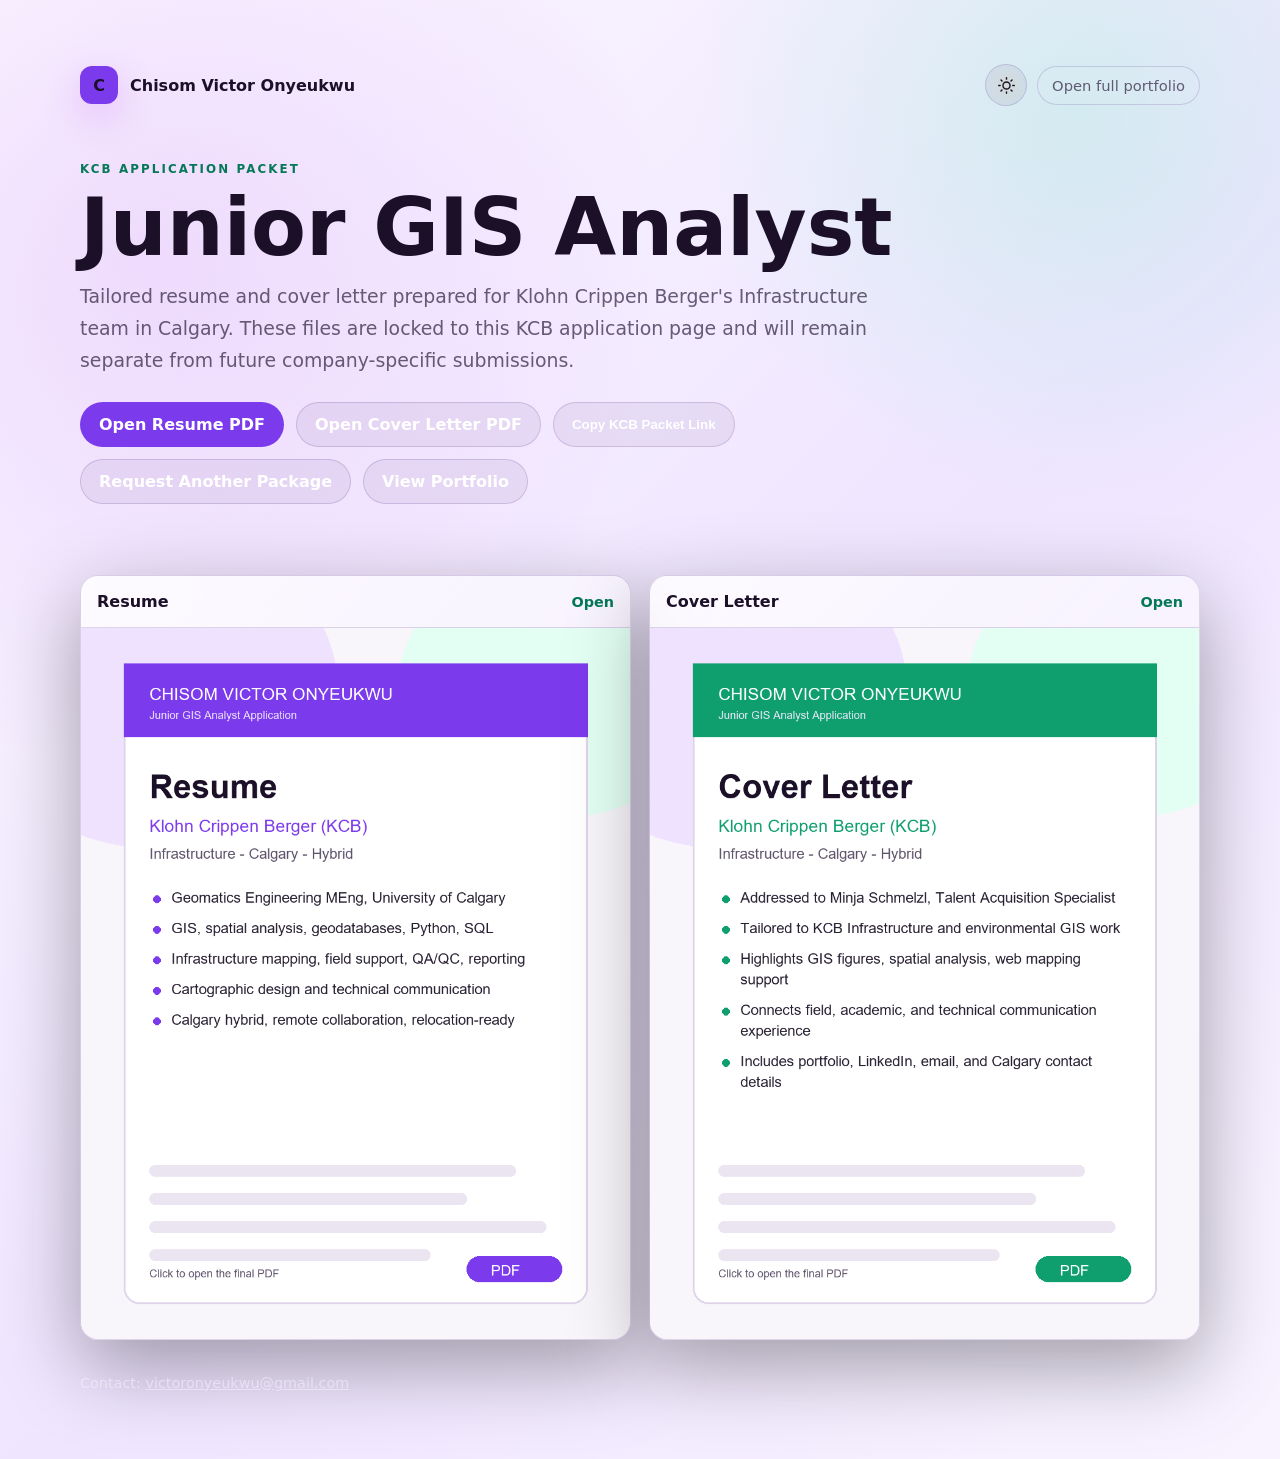
<file: deploy_public/applications/kcb/index.html>
<!doctype html>
<html lang="en" data-theme="dark">
<head>
  <meta charset="utf-8"/>
  <meta name="viewport" content="width=device-width, initial-scale=1"/>
  <meta name="robots" content="noindex, nofollow"/>
  <meta name="color-scheme" content="dark light"/>
  <title>KCB Application Packet - Chisom Victor Onyeukwu</title>
  <style>
    :root {
      color-scheme: dark;
      --bg: #09050f;
      --panel: rgba(255,255,255,.075);
      --panel-strong: rgba(255,255,255,.11);
      --border: rgba(255,255,255,.16);
      --text: #f7f0ff;
      --muted: rgba(247,240,255,.72);
      --accent: #bf5af2;
      --green: #35f2a5;
      font-family: Inter, ui-sans-serif, system-ui, -apple-system, BlinkMacSystemFont, "Segoe UI", sans-serif;
    }
    [data-theme="light"] {
      color-scheme: light;
      --bg: #fbf8ff;
      --panel: rgba(87,48,122,.075);
      --panel-strong: rgba(255,255,255,.82);
      --border: rgba(87,48,122,.18);
      --text: #1b1028;
      --muted: rgba(48,34,64,.72);
      --accent: #7c3aed;
      --green: #047857;
    }
    * { box-sizing: border-box; }
    body {
      margin: 0;
      min-height: 100vh;
      background:
        radial-gradient(circle at 12% 18%, rgba(191,90,242,.28), transparent 32rem),
        radial-gradient(circle at 84% 8%, rgba(53,242,165,.12), transparent 24rem),
        linear-gradient(135deg, #09050f, #1a0c29 55%, #08040d);
      color: var(--text);
    }
    [data-theme="light"] body {
      background:
        radial-gradient(circle at 12% 18%, rgba(191,90,242,.16), transparent 32rem),
        radial-gradient(circle at 84% 8%, rgba(53,242,165,.16), transparent 24rem),
        linear-gradient(135deg, #fbf8ff, #efe5ff 55%, #f8f3ff);
    }
    main {
      width: min(1120px, calc(100% - 32px));
      margin: 0 auto;
      padding: clamp(28px, 5vw, 64px) 0;
    }
    .topbar {
      display: flex;
      align-items: center;
      justify-content: space-between;
      gap: 16px;
      margin-bottom: clamp(32px, 5vw, 56px);
    }
    .brand {
      display: inline-flex;
      align-items: center;
      gap: 12px;
      color: inherit;
      text-decoration: none;
      font-weight: 700;
    }
    .mark {
      width: 38px;
      height: 38px;
      border-radius: 12px;
      display: grid;
      place-items: center;
      background: linear-gradient(135deg, var(--accent), #7c3aed);
      box-shadow: 0 12px 36px rgba(191,90,242,.28);
    }
    .back {
      color: var(--muted);
      text-decoration: none;
      font-size: .92rem;
      border: 1px solid var(--border);
      border-radius: 999px;
      padding: 10px 14px;
      background: rgba(255,255,255,.045);
    }
    .top-actions {
      display: flex;
      align-items: center;
      gap: 10px;
      flex-wrap: wrap;
    }
    .theme-btn {
      position: relative;
      overflow: hidden;
      width: 42px;
      height: 42px;
      border-radius: 999px;
      display: grid;
      place-items: center;
      border: 1px solid var(--border);
      color: var(--text);
      background: var(--panel);
      cursor: pointer;
      transition: transform .25s ease, box-shadow .25s ease, border-color .25s ease, background .25s ease;
    }
    .theme-btn::before {
      content: "";
      position: absolute;
      inset: -45%;
      border-radius: 50%;
      background: radial-gradient(circle, rgba(53,242,165,.28), transparent 62%);
      opacity: 0;
      transform: scale(.55);
      transition: opacity .28s ease, transform .35s cubic-bezier(.2,.8,.2,1);
    }
    .theme-btn:hover,
    .theme-btn.theme-previewing {
      transform: rotate(12deg) scale(1.06);
      border-color: var(--green);
      box-shadow: 0 0 24px rgba(53,242,165,.22);
    }
    .theme-btn:hover::before,
    .theme-btn.theme-previewing::before { opacity: 1; transform: scale(1); }
    .theme-btn svg { position: relative; z-index: 1; transition: filter .25s ease, transform .25s ease; }
    [data-theme="dark"] .icon-sun { display: none; }
    [data-theme="dark"] .icon-moon { display: block; filter: drop-shadow(0 0 8px rgba(167,139,250,.62)); }
    [data-theme="light"] .icon-moon { display: none; }
    [data-theme="light"] .icon-sun { display: block; filter: drop-shadow(0 0 9px rgba(250,204,21,.72)); }
    [data-theme="light"] .theme-btn.theme-just-applied {
      box-shadow: 0 0 0 4px rgba(250,204,21,.16), 0 0 30px rgba(250,204,21,.45), inset 0 0 18px rgba(255,255,255,.34);
    }
    [data-theme="dark"] .theme-btn.theme-just-applied {
      box-shadow: 0 0 0 4px rgba(167,139,250,.14), 0 0 30px rgba(167,139,250,.36), inset 0 0 18px rgba(255,255,255,.08);
    }
    .theme-btn.theme-just-applied svg { transform: scale(1.12); }
    .hero {
      max-width: 820px;
      margin-bottom: 34px;
    }
    .eyebrow {
      color: var(--green);
      letter-spacing: .18em;
      text-transform: uppercase;
      font-size: .74rem;
      font-weight: 800;
      margin-bottom: 14px;
    }
    h1 {
      margin: 0 0 14px;
      font-size: clamp(2.25rem, 7vw, 5rem);
      line-height: .95;
      letter-spacing: 0;
    }
    .hero p {
      color: var(--muted);
      font-size: clamp(1rem, 2vw, 1.18rem);
      line-height: 1.7;
      margin: 0;
    }
    .actions {
      display: flex;
      flex-wrap: wrap;
      gap: 12px;
      margin: 26px 0 44px;
    }
    .btn {
      display: inline-flex;
      align-items: center;
      justify-content: center;
      min-height: 44px;
      padding: 12px 18px;
      border-radius: 999px;
      text-decoration: none;
      color: #fff;
      border: 1px solid var(--border);
      background: var(--panel);
      font-weight: 700;
    }
    .btn.primary {
      background: linear-gradient(135deg, var(--accent), #7c3aed);
      border-color: transparent;
    }
    .grid {
      display: grid;
      grid-template-columns: repeat(2, minmax(0, 1fr));
      gap: 18px;
    }
    .doc {
      border: 1px solid var(--border);
      border-radius: 18px;
      background: linear-gradient(135deg, var(--panel-strong), rgba(255,255,255,.045));
      overflow: hidden;
      box-shadow: 0 26px 80px rgba(0,0,0,.35);
    }
    .doc-head {
      display: flex;
      align-items: center;
      justify-content: space-between;
      gap: 12px;
      padding: 16px;
      border-bottom: 1px solid var(--border);
    }
    .doc h2 {
      margin: 0;
      font-size: 1rem;
    }
    .doc-head a {
      color: var(--green);
      text-decoration: none;
      font-size: .9rem;
      font-weight: 700;
      white-space: nowrap;
    }
    .thumb-link {
      display: block;
      width: 100%;
      background: rgba(255,255,255,.06);
    }
    .doc img {
      display: block;
      width: 100%;
      height: auto;
      aspect-ratio: 900 / 1165;
      object-fit: cover;
      background: #fff;
    }
    .status {
      min-height: 1.3rem;
      color: var(--green);
      font-size: .92rem;
      font-weight: 700;
      margin-top: -28px;
      margin-bottom: 28px;
    }
    footer {
      margin-top: 32px;
      color: rgba(247,240,255,.58);
      font-size: .9rem;
      line-height: 1.6;
    }
    @media (max-width: 820px) {
      .topbar { align-items: flex-start; flex-direction: column; }
      .grid { grid-template-columns: 1fr; }
    }
  </style>
</head>
<body>
  <main>
    <nav class="topbar" aria-label="Application packet navigation">
      <a class="brand" href="../../index.html">
        <span class="mark">C</span>
        <span>Chisom Victor Onyeukwu</span>
      </a>
      <div class="top-actions">
        <button class="theme-btn" id="themeBtn" aria-label="Toggle theme">
          <svg class="icon-sun" width="17" height="17" viewBox="0 0 24 24" fill="none" stroke="currentColor" stroke-width="2" stroke-linecap="round" stroke-linejoin="round"><circle cx="12" cy="12" r="5"/><line x1="12" y1="1" x2="12" y2="3"/><line x1="12" y1="21" x2="12" y2="23"/><line x1="4.22" y1="4.22" x2="5.64" y2="5.64"/><line x1="18.36" y1="18.36" x2="19.78" y2="19.78"/><line x1="1" y1="12" x2="3" y2="12"/><line x1="21" y1="12" x2="23" y2="12"/><line x1="4.22" y1="19.78" x2="5.64" y2="18.36"/><line x1="18.36" y1="5.64" x2="19.78" y2="4.22"/></svg>
          <svg class="icon-moon" width="17" height="17" viewBox="0 0 24 24" fill="none" stroke="currentColor" stroke-width="2" stroke-linecap="round" stroke-linejoin="round"><path d="M21 12.79A9 9 0 1 1 11.21 3 7 7 0 0 0 21 12.79z"/></svg>
        </button>
        <a class="back" href="../../index.html">Open full portfolio</a>
      </div>
    </nav>

    <section class="hero">
      <div class="eyebrow">KCB Application Packet</div>
      <h1>Junior GIS Analyst</h1>
      <p>
        Tailored resume and cover letter prepared for Klohn Crippen Berger's Infrastructure team in Calgary.
        These files are locked to this KCB application page and will remain separate from future company-specific submissions.
      </p>
      <div class="actions" aria-label="Download application documents">
        <a class="btn primary" href="files/chisom-onyeukwu-resume-kcb-junior-gis-analyst.pdf" target="_blank" rel="noreferrer">Open Resume PDF</a>
        <a class="btn" href="files/chisom-onyeukwu-cover-letter-kcb-junior-gis-analyst.pdf" target="_blank" rel="noreferrer">Open Cover Letter PDF</a>
        <button class="btn" id="copyPacketBtn" type="button">Copy KCB Packet Link</button>
        <a class="btn" href="mailto:victoronyeukwu@gmail.com?subject=Application%20Package%20Request&body=Hi%20Chisom%2C%0A%0AI%27d%20like%20to%20request%20a%20different%20application%20package.%0A%0AThanks%2C">Request Another Package</a>
        <a class="btn" href="../../index.html">View Portfolio</a>
      </div>
      <div class="status" id="copyStatus" aria-live="polite"></div>
    </section>

    <section class="grid" aria-label="Application document previews">
      <article class="doc">
        <div class="doc-head">
          <h2>Resume</h2>
          <a href="files/chisom-onyeukwu-resume-kcb-junior-gis-analyst.pdf" target="_blank" rel="noreferrer">Open</a>
        </div>
        <a class="thumb-link" href="files/chisom-onyeukwu-resume-kcb-junior-gis-analyst.pdf" target="_blank" rel="noreferrer" aria-label="Open KCB resume PDF">
          <img src="[data-uri]" alt="Preview thumbnail for Chisom Onyeukwu's KCB resume"/>
        </a>
      </article>
      <article class="doc">
        <div class="doc-head">
          <h2>Cover Letter</h2>
          <a href="files/chisom-onyeukwu-cover-letter-kcb-junior-gis-analyst.pdf" target="_blank" rel="noreferrer">Open</a>
        </div>
        <a class="thumb-link" href="files/chisom-onyeukwu-cover-letter-kcb-junior-gis-analyst.pdf" target="_blank" rel="noreferrer" aria-label="Open KCB cover letter PDF">
          <img src="[data-uri]" alt="Preview thumbnail for Chisom Onyeukwu's KCB cover letter"/>
        </a>
      </article>
    </section>

    <footer>
      Contact: <a href="mailto:victoronyeukwu@gmail.com" style="color:inherit">victoronyeukwu@gmail.com</a>
    </footer>
  </main>
  <script>
    (function initTheme() {
      const html = document.documentElement;
      const btn = document.getElementById('themeBtn');
      const STORAGE = 'cv-theme';
      const media = window.matchMedia('(prefers-color-scheme: dark)');
      const systemTheme = () => media.matches ? 'dark' : 'light';
      let previewTheme = null;
      function applyTheme(theme, persist = true) {
        html.setAttribute('data-theme', theme);
        if (persist) localStorage.setItem(STORAGE, theme);
      }
      applyTheme(localStorage.getItem(STORAGE) || systemTheme(), Boolean(localStorage.getItem(STORAGE)));
      btn?.addEventListener('click', () => {
        const current = html.getAttribute('data-theme');
        applyTheme(previewTheme ? current : (current === 'dark' ? 'light' : 'dark'));
        previewTheme = null;
        btn.classList.remove('theme-previewing');
        btn.classList.add('theme-just-applied');
        window.setTimeout(() => btn.classList.remove('theme-just-applied'), 850);
      });
      if (window.matchMedia('(hover: hover) and (pointer: fine)').matches) {
        btn?.addEventListener('pointerenter', () => {
          if (previewTheme) return;
          previewTheme = html.getAttribute('data-theme');
          applyTheme(previewTheme === 'dark' ? 'light' : 'dark', false);
          btn.classList.add('theme-previewing');
        });
        btn?.addEventListener('pointerleave', () => {
          if (previewTheme) applyTheme(previewTheme, false);
          previewTheme = null;
          btn.classList.remove('theme-previewing');
        });
      }
      media.addEventListener?.('change', () => {
        if (!localStorage.getItem(STORAGE)) applyTheme(systemTheme(), false);
      });
    })();
    const copyPacketBtn = document.getElementById('copyPacketBtn');
    const copyStatus = document.getElementById('copyStatus');
    copyPacketBtn?.addEventListener('click', async () => {
      const packetUrl = new URL('/applications/kcb/', window.location.origin).href;
      try {
        await navigator.clipboard.writeText(packetUrl);
        copyStatus.textContent = 'KCB packet link copied.';
      } catch (error) {
        copyStatus.textContent = packetUrl;
      }
    });
  </script>
</body>
</html>
</file>
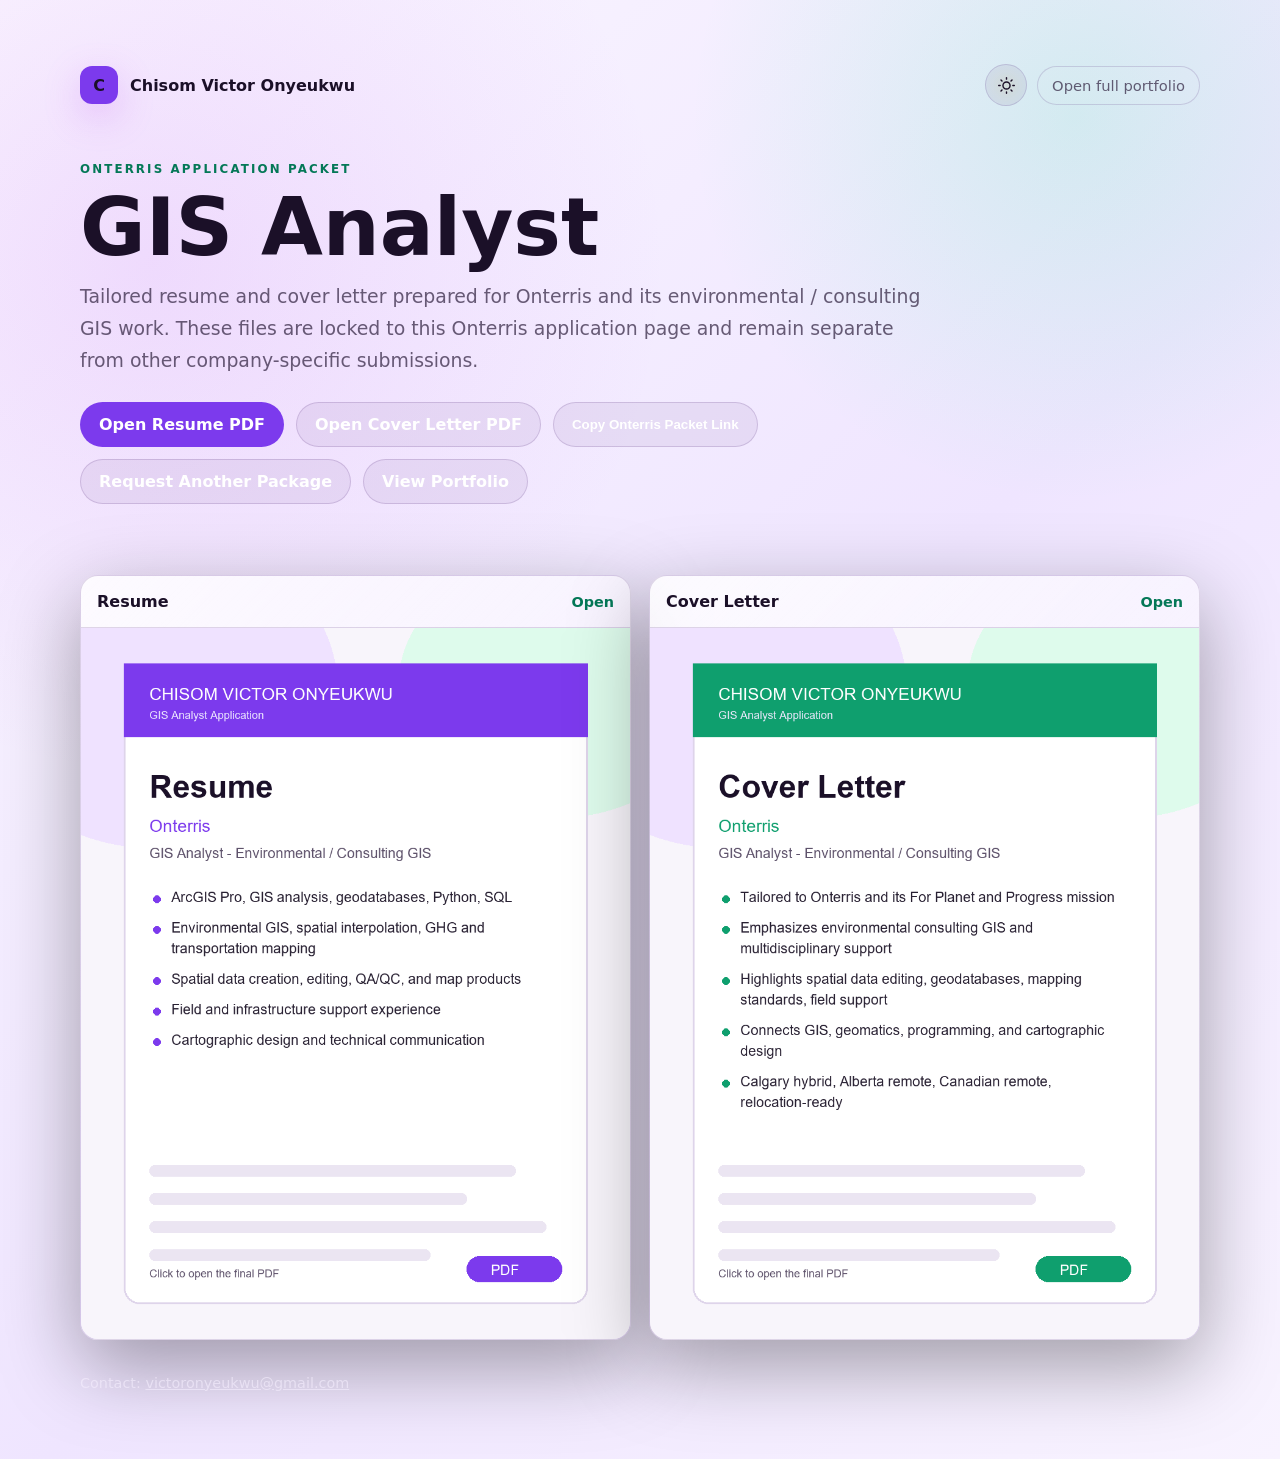
<file: deploy_public/applications/onterris/index.html>
﻿<!doctype html>
<html lang="en" data-theme="dark">
<head>
  <meta charset="utf-8"/>
  <meta name="viewport" content="width=device-width, initial-scale=1"/>
  <meta name="robots" content="noindex, nofollow"/>
  <meta name="color-scheme" content="dark light"/>
  <title>Onterris Application Packet - Chisom Victor Onyeukwu</title>
  <style>
    :root{color-scheme:dark;--bg:#09050f;--panel:rgba(255,255,255,.075);--panel-strong:rgba(255,255,255,.11);--border:rgba(255,255,255,.16);--text:#f7f0ff;--muted:rgba(247,240,255,.72);--accent:#bf5af2;--green:#35f2a5;font-family:Inter,ui-sans-serif,system-ui,-apple-system,BlinkMacSystemFont,"Segoe UI",sans-serif}
    [data-theme="light"]{color-scheme:light;--bg:#fbf8ff;--panel:rgba(87,48,122,.075);--panel-strong:rgba(255,255,255,.82);--border:rgba(87,48,122,.18);--text:#1b1028;--muted:rgba(48,34,64,.72);--accent:#7c3aed;--green:#047857}
    *{box-sizing:border-box}body{margin:0;min-height:100vh;background:radial-gradient(circle at 12% 18%,rgba(191,90,242,.28),transparent 32rem),radial-gradient(circle at 84% 8%,rgba(53,242,165,.12),transparent 24rem),linear-gradient(135deg,#09050f,#1a0c29 55%,#08040d);color:var(--text)}[data-theme="light"] body{background:radial-gradient(circle at 12% 18%,rgba(191,90,242,.16),transparent 32rem),radial-gradient(circle at 84% 8%,rgba(53,242,165,.16),transparent 24rem),linear-gradient(135deg,#fbf8ff,#efe5ff 55%,#f8f3ff)}main{width:min(1120px,calc(100% - 32px));margin:0 auto;padding:clamp(28px,5vw,64px) 0}.topbar{display:flex;align-items:center;justify-content:space-between;gap:16px;margin-bottom:clamp(32px,5vw,56px)}.brand{display:inline-flex;align-items:center;gap:12px;color:inherit;text-decoration:none;font-weight:700}.mark{width:38px;height:38px;border-radius:12px;display:grid;place-items:center;background:linear-gradient(135deg,var(--accent),#7c3aed);box-shadow:0 12px 36px rgba(191,90,242,.28)}.top-actions{display:flex;align-items:center;gap:10px;flex-wrap:wrap}.back{color:var(--muted);text-decoration:none;font-size:.92rem;border:1px solid var(--border);border-radius:999px;padding:10px 14px;background:rgba(255,255,255,.045)}.theme-btn{position:relative;overflow:hidden;width:42px;height:42px;border-radius:999px;display:grid;place-items:center;border:1px solid var(--border);color:var(--text);background:var(--panel);cursor:pointer;transition:transform .25s ease,box-shadow .25s ease,border-color .25s ease,background .25s ease}.theme-btn:before{content:"";position:absolute;inset:-45%;border-radius:50%;background:radial-gradient(circle,rgba(53,242,165,.28),transparent 62%);opacity:0;transform:scale(.55);transition:opacity .28s ease,transform .35s cubic-bezier(.2,.8,.2,1)}.theme-btn:hover,.theme-btn.theme-previewing{transform:rotate(12deg) scale(1.06);border-color:var(--green);box-shadow:0 0 24px rgba(53,242,165,.22)}.theme-btn:hover:before,.theme-btn.theme-previewing:before{opacity:1;transform:scale(1)}.theme-btn svg{position:relative;z-index:1;transition:filter .25s ease,transform .25s ease}[data-theme="dark"] .icon-sun{display:none}[data-theme="dark"] .icon-moon{display:block;filter:drop-shadow(0 0 8px rgba(167,139,250,.62))}[data-theme="light"] .icon-moon{display:none}[data-theme="light"] .icon-sun{display:block;filter:drop-shadow(0 0 9px rgba(250,204,21,.72))}[data-theme="light"] .theme-btn.theme-just-applied{box-shadow:0 0 0 4px rgba(250,204,21,.16),0 0 30px rgba(250,204,21,.45),inset 0 0 18px rgba(255,255,255,.34)}[data-theme="dark"] .theme-btn.theme-just-applied{box-shadow:0 0 0 4px rgba(167,139,250,.14),0 0 30px rgba(167,139,250,.36),inset 0 0 18px rgba(255,255,255,.08)}.theme-btn.theme-just-applied svg{transform:scale(1.12)}.hero{max-width:860px;margin-bottom:34px}.eyebrow{color:var(--green);letter-spacing:.18em;text-transform:uppercase;font-size:.74rem;font-weight:800;margin-bottom:14px}h1{margin:0 0 14px;font-size:clamp(2.25rem,7vw,5rem);line-height:.95;letter-spacing:0}.hero p{color:var(--muted);font-size:clamp(1rem,2vw,1.18rem);line-height:1.7;margin:0}.actions{display:flex;flex-wrap:wrap;gap:12px;margin:26px 0 44px}.btn{display:inline-flex;align-items:center;justify-content:center;min-height:44px;padding:12px 18px;border-radius:999px;text-decoration:none;color:#fff;border:1px solid var(--border);background:var(--panel);font-weight:700}.btn.primary{background:linear-gradient(135deg,var(--accent),#7c3aed);border-color:transparent}.grid{display:grid;grid-template-columns:repeat(2,minmax(0,1fr));gap:18px}.doc{border:1px solid var(--border);border-radius:18px;background:linear-gradient(135deg,var(--panel-strong),rgba(255,255,255,.045));overflow:hidden;box-shadow:0 26px 80px rgba(0,0,0,.35)}.doc-head{display:flex;align-items:center;justify-content:space-between;gap:12px;padding:16px;border-bottom:1px solid var(--border)}.doc h2{margin:0;font-size:1rem}.doc-head a{color:var(--green);text-decoration:none;font-size:.9rem;font-weight:700;white-space:nowrap}.thumb-link{display:block;width:100%;background:rgba(255,255,255,.06)}.doc img{display:block;width:100%;height:auto;aspect-ratio:900/1165;object-fit:cover;background:#fff}.status{min-height:1.3rem;color:var(--green);font-size:.92rem;font-weight:700;margin-top:-28px;margin-bottom:28px}footer{margin-top:32px;color:rgba(247,240,255,.58);font-size:.9rem;line-height:1.6}@media(max-width:820px){.topbar{align-items:flex-start;flex-direction:column}.grid{grid-template-columns:1fr}}
  </style>
</head>
<body>
  <main>
    <nav class="topbar" aria-label="Application packet navigation">
      <a class="brand" href="../../index.html"><span class="mark">C</span><span>Chisom Victor Onyeukwu</span></a>
      <div class="top-actions"><button class="theme-btn" id="themeBtn" aria-label="Toggle theme"><svg class="icon-sun" width="17" height="17" viewBox="0 0 24 24" fill="none" stroke="currentColor" stroke-width="2" stroke-linecap="round" stroke-linejoin="round"><circle cx="12" cy="12" r="5"/><line x1="12" y1="1" x2="12" y2="3"/><line x1="12" y1="21" x2="12" y2="23"/><line x1="4.22" y1="4.22" x2="5.64" y2="5.64"/><line x1="18.36" y1="18.36" x2="19.78" y2="19.78"/><line x1="1" y1="12" x2="3" y2="12"/><line x1="21" y1="12" x2="23" y2="12"/><line x1="4.22" y1="19.78" x2="5.64" y2="18.36"/><line x1="18.36" y1="5.64" x2="19.78" y2="4.22"/></svg><svg class="icon-moon" width="17" height="17" viewBox="0 0 24 24" fill="none" stroke="currentColor" stroke-width="2" stroke-linecap="round" stroke-linejoin="round"><path d="M21 12.79A9 9 0 1 1 11.21 3 7 7 0 0 0 21 12.79z"/></svg></button><a class="back" href="../../index.html">Open full portfolio</a></div>
    </nav>
    <section class="hero"><div class="eyebrow">Onterris Application Packet</div><h1>GIS Analyst</h1><p>Tailored resume and cover letter prepared for Onterris and its environmental / consulting GIS work. These files are locked to this Onterris application page and remain separate from other company-specific submissions.</p><div class="actions"><a class="btn primary" href="files/chisom-onyeukwu-resume-onterris-gis-analyst.pdf" target="_blank" rel="noreferrer">Open Resume PDF</a><a class="btn" href="files/chisom-onyeukwu-cover-letter-onterris-gis-analyst.pdf" target="_blank" rel="noreferrer">Open Cover Letter PDF</a><button class="btn" id="copyPacketBtn" type="button">Copy Onterris Packet Link</button><a class="btn" href="mailto:victoronyeukwu@gmail.com?subject=Application%20Package%20Request&body=Hi%20Chisom%2C%0A%0AI%27d%20like%20to%20request%20a%20different%20application%20package.%0A%0AThanks%2C">Request Another Package</a><a class="btn" href="../../index.html">View Portfolio</a></div><div class="status" id="copyStatus" aria-live="polite"></div></section>
    <section class="grid" aria-label="Application document previews"><article class="doc"><div class="doc-head"><h2>Resume</h2><a href="files/chisom-onyeukwu-resume-onterris-gis-analyst.pdf" target="_blank" rel="noreferrer">Open</a></div><a class="thumb-link" href="files/chisom-onyeukwu-resume-onterris-gis-analyst.pdf" target="_blank" rel="noreferrer" aria-label="Open Onterris resume PDF"><img src="[data-uri]" alt="Preview thumbnail for Chisom Onyeukwu's Onterris resume"/></a></article><article class="doc"><div class="doc-head"><h2>Cover Letter</h2><a href="files/chisom-onyeukwu-cover-letter-onterris-gis-analyst.pdf" target="_blank" rel="noreferrer">Open</a></div><a class="thumb-link" href="files/chisom-onyeukwu-cover-letter-onterris-gis-analyst.pdf" target="_blank" rel="noreferrer" aria-label="Open Onterris cover letter PDF"><img src="[data-uri]" alt="Preview thumbnail for Chisom Onyeukwu's Onterris cover letter"/></a></article></section>
    <footer>Contact: <a href="mailto:victoronyeukwu@gmail.com" style="color:inherit">victoronyeukwu@gmail.com</a></footer>
  </main>
  <script>(function initTheme(){const html=document.documentElement;const btn=document.getElementById('themeBtn');const STORAGE='cv-theme';const media=window.matchMedia('(prefers-color-scheme: dark)');const systemTheme=()=>media.matches?'dark':'light';let previewTheme=null;function applyTheme(theme,persist=true){html.setAttribute('data-theme',theme);if(persist)localStorage.setItem(STORAGE,theme)}applyTheme(localStorage.getItem(STORAGE)||systemTheme(),Boolean(localStorage.getItem(STORAGE)));btn?.addEventListener('click',()=>{const current=html.getAttribute('data-theme');applyTheme(previewTheme?current:(current==='dark'?'light':'dark'));previewTheme=null;btn.classList.remove('theme-previewing');btn.classList.add('theme-just-applied');window.setTimeout(()=>btn.classList.remove('theme-just-applied'),850)});if(window.matchMedia('(hover: hover) and (pointer: fine)').matches){btn?.addEventListener('pointerenter',()=>{if(previewTheme)return;previewTheme=html.getAttribute('data-theme');applyTheme(previewTheme==='dark'?'light':'dark',false);btn.classList.add('theme-previewing')});btn?.addEventListener('pointerleave',()=>{if(previewTheme)applyTheme(previewTheme,false);previewTheme=null;btn.classList.remove('theme-previewing')})}media.addEventListener?.('change',()=>{if(!localStorage.getItem(STORAGE))applyTheme(systemTheme(),false)})})();const copyPacketBtn=document.getElementById('copyPacketBtn');const copyStatus=document.getElementById('copyStatus');copyPacketBtn?.addEventListener('click',async()=>{const packetUrl=new URL('/applications/onterris/',window.location.origin).href;try{await navigator.clipboard.writeText(packetUrl);copyStatus.textContent='Onterris packet link copied.'}catch(error){copyStatus.textContent=packetUrl}});</script>
</body>
</html>
</file>
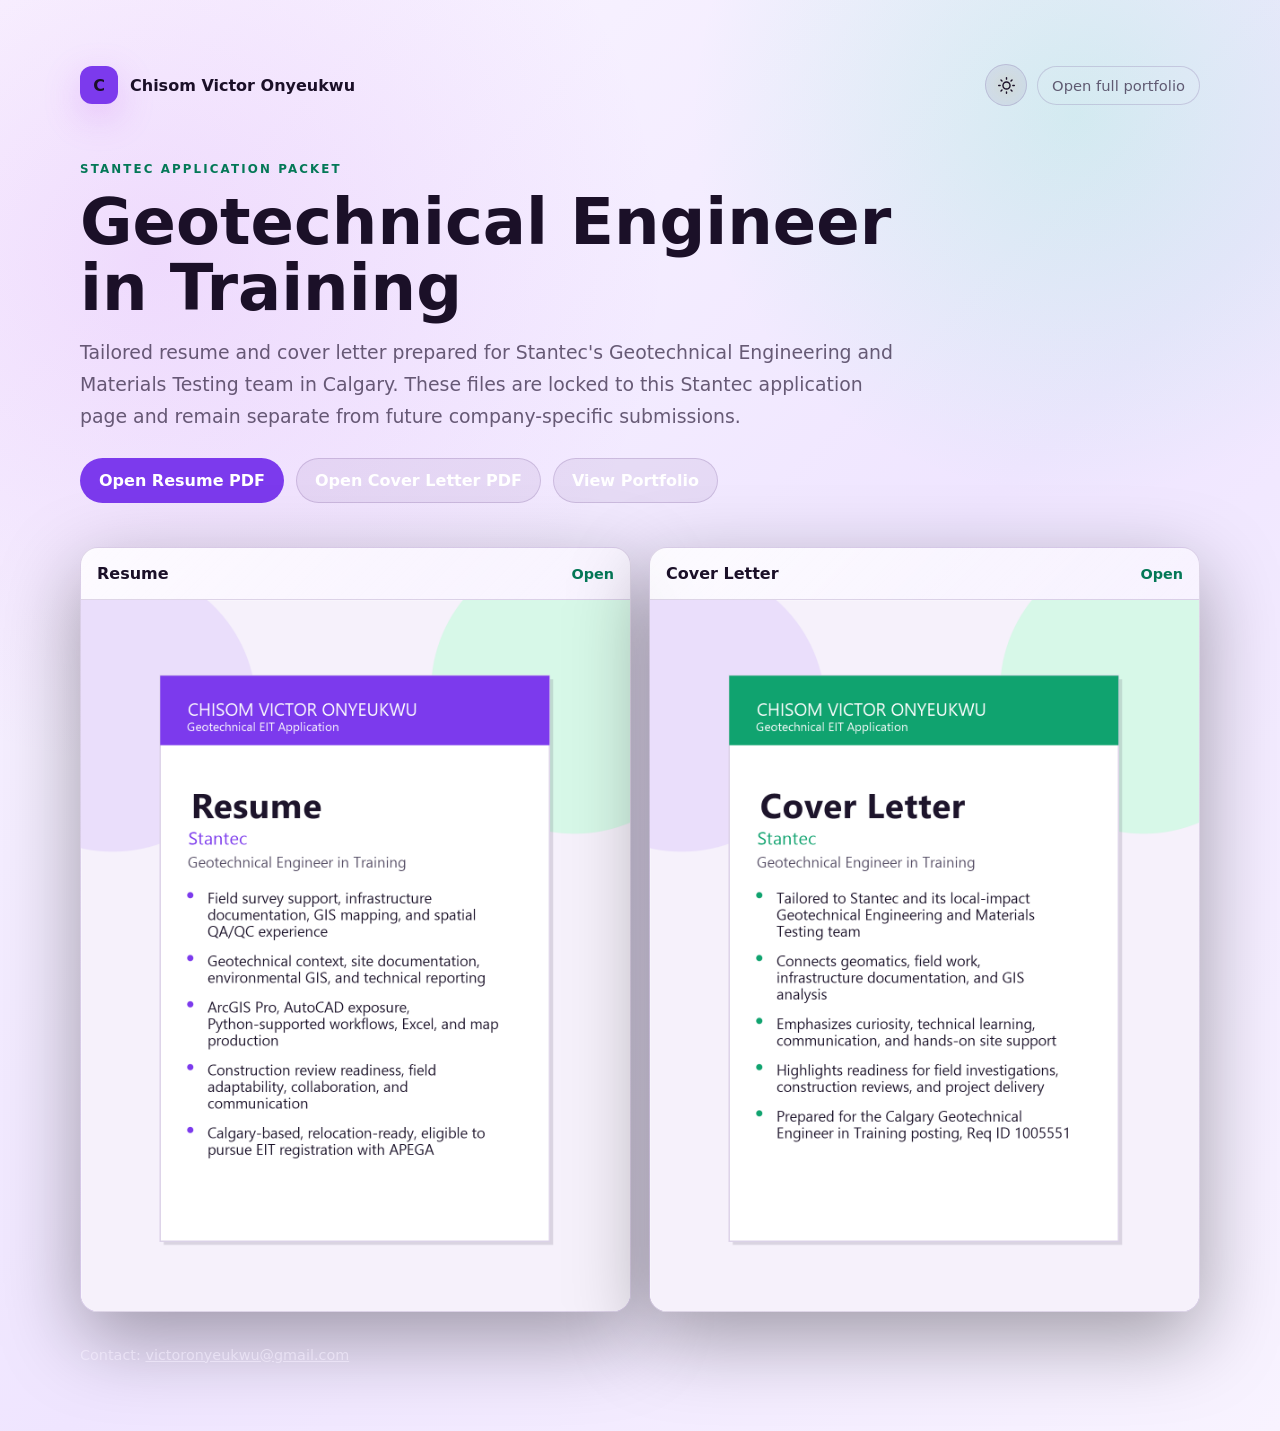
<file: deploy_public/applications/stantec/index.html>
<!doctype html>
<html lang="en" data-theme="dark">
<head>
  <meta charset="utf-8"/>
  <meta name="viewport" content="width=device-width, initial-scale=1"/>
  <meta name="robots" content="noindex, nofollow"/>
  <meta name="color-scheme" content="dark light"/>
  <title>Stantec Application Packet - Chisom Victor Onyeukwu</title>
  <style>
    :root {
      color-scheme: dark;
      --bg: #09050f;
      --panel: rgba(255,255,255,.075);
      --panel-strong: rgba(255,255,255,.11);
      --border: rgba(255,255,255,.16);
      --text: #f7f0ff;
      --muted: rgba(247,240,255,.72);
      --accent: #bf5af2;
      --green: #35f2a5;
      font-family: Inter, ui-sans-serif, system-ui, -apple-system, BlinkMacSystemFont, "Segoe UI", sans-serif;
    }
    [data-theme="light"] {
      color-scheme: light;
      --bg: #fbf8ff;
      --panel: rgba(87,48,122,.075);
      --panel-strong: rgba(255,255,255,.82);
      --border: rgba(87,48,122,.18);
      --text: #1b1028;
      --muted: rgba(48,34,64,.72);
      --accent: #7c3aed;
      --green: #047857;
    }
    * { box-sizing: border-box; }
    body {
      margin: 0;
      min-height: 100vh;
      background:
        radial-gradient(circle at 12% 18%, rgba(191,90,242,.28), transparent 32rem),
        radial-gradient(circle at 84% 8%, rgba(53,242,165,.12), transparent 24rem),
        linear-gradient(135deg, #09050f, #1a0c29 55%, #08040d);
      color: var(--text);
    }
    [data-theme="light"] body {
      background:
        radial-gradient(circle at 12% 18%, rgba(191,90,242,.16), transparent 32rem),
        radial-gradient(circle at 84% 8%, rgba(53,242,165,.16), transparent 24rem),
        linear-gradient(135deg, #fbf8ff, #efe5ff 55%, #f8f3ff);
    }
    main {
      width: min(1120px, calc(100% - 32px));
      margin: 0 auto;
      padding: clamp(28px, 5vw, 64px) 0;
    }
    .topbar {
      display: flex;
      align-items: center;
      justify-content: space-between;
      gap: 16px;
      margin-bottom: clamp(32px, 5vw, 56px);
    }
    .brand {
      display: inline-flex;
      align-items: center;
      gap: 12px;
      color: inherit;
      text-decoration: none;
      font-weight: 700;
    }
    .mark {
      width: 38px;
      height: 38px;
      border-radius: 12px;
      display: grid;
      place-items: center;
      background: linear-gradient(135deg, var(--accent), #7c3aed);
      box-shadow: 0 12px 36px rgba(191,90,242,.28);
    }
    .back {
      color: var(--muted);
      text-decoration: none;
      font-size: .92rem;
      border: 1px solid var(--border);
      border-radius: 999px;
      padding: 10px 14px;
      background: rgba(255,255,255,.045);
    }
    .top-actions {
      display: flex;
      align-items: center;
      gap: 10px;
      flex-wrap: wrap;
    }
    .theme-btn {
      position: relative;
      overflow: hidden;
      width: 42px;
      height: 42px;
      border-radius: 999px;
      display: grid;
      place-items: center;
      border: 1px solid var(--border);
      color: var(--text);
      background: var(--panel);
      cursor: pointer;
      transition: transform .25s ease, box-shadow .25s ease, border-color .25s ease, background .25s ease;
    }
    .theme-btn::before {
      content: "";
      position: absolute;
      inset: -45%;
      border-radius: 50%;
      background: radial-gradient(circle, rgba(53,242,165,.28), transparent 62%);
      opacity: 0;
      transform: scale(.55);
      transition: opacity .28s ease, transform .35s cubic-bezier(.2,.8,.2,1);
    }
    .theme-btn:hover,
    .theme-btn.theme-previewing {
      transform: rotate(12deg) scale(1.06);
      border-color: var(--green);
      box-shadow: 0 0 24px rgba(53,242,165,.22);
    }
    .theme-btn:hover::before,
    .theme-btn.theme-previewing::before { opacity: 1; transform: scale(1); }
    .theme-btn svg { position: relative; z-index: 1; transition: filter .25s ease, transform .25s ease; }
    [data-theme="dark"] .icon-sun { display: none; }
    [data-theme="dark"] .icon-moon { display: block; filter: drop-shadow(0 0 8px rgba(167,139,250,.62)); }
    [data-theme="light"] .icon-moon { display: none; }
    [data-theme="light"] .icon-sun { display: block; filter: drop-shadow(0 0 9px rgba(250,204,21,.72)); }
    [data-theme="light"] .theme-btn.theme-just-applied {
      box-shadow: 0 0 0 4px rgba(250,204,21,.16), 0 0 30px rgba(250,204,21,.45), inset 0 0 18px rgba(255,255,255,.34);
    }
    [data-theme="dark"] .theme-btn.theme-just-applied {
      box-shadow: 0 0 0 4px rgba(167,139,250,.14), 0 0 30px rgba(167,139,250,.36), inset 0 0 18px rgba(255,255,255,.08);
    }
    .theme-btn.theme-just-applied svg { transform: scale(1.12); }
    .hero {
      max-width: 820px;
      margin-bottom: 34px;
    }
    .eyebrow {
      color: var(--green);
      letter-spacing: .18em;
      text-transform: uppercase;
      font-size: .74rem;
      font-weight: 800;
      margin-bottom: 14px;
    }
    h1 {
      margin: 0 0 14px;
      font-size: clamp(2rem, 6vw, 4rem);
      line-height: 1.03;
      letter-spacing: 0;
    }
    .hero p {
      color: var(--muted);
      font-size: clamp(1rem, 2vw, 1.18rem);
      line-height: 1.7;
      margin: 0;
    }
    .actions {
      display: flex;
      flex-wrap: wrap;
      gap: 12px;
      margin: 26px 0 44px;
    }
    .btn {
      display: inline-flex;
      align-items: center;
      justify-content: center;
      min-height: 44px;
      padding: 12px 18px;
      border-radius: 999px;
      text-decoration: none;
      color: #fff;
      border: 1px solid var(--border);
      background: var(--panel);
      font-weight: 700;
    }
    .btn.primary {
      background: linear-gradient(135deg, var(--accent), #7c3aed);
      border-color: transparent;
    }
    .grid {
      display: grid;
      grid-template-columns: repeat(2, minmax(0, 1fr));
      gap: 18px;
    }
    .doc {
      border: 1px solid var(--border);
      border-radius: 18px;
      background: linear-gradient(135deg, var(--panel-strong), rgba(255,255,255,.045));
      overflow: hidden;
      box-shadow: 0 26px 80px rgba(0,0,0,.35);
    }
    .doc-head {
      display: flex;
      align-items: center;
      justify-content: space-between;
      gap: 12px;
      padding: 16px;
      border-bottom: 1px solid var(--border);
    }
    .doc h2 {
      margin: 0;
      font-size: 1rem;
    }
    .doc-head a {
      color: var(--green);
      text-decoration: none;
      font-size: .9rem;
      font-weight: 700;
      white-space: nowrap;
    }
    .thumb-link {
      display: block;
      width: 100%;
      background: rgba(255,255,255,.06);
    }
    .doc img {
      display: block;
      width: 100%;
      height: auto;
      aspect-ratio: 900 / 1165;
      object-fit: cover;
      background: #fff;
    }
    footer {
      margin-top: 32px;
      color: rgba(247,240,255,.58);
      font-size: .9rem;
      line-height: 1.6;
    }
    @media (max-width: 820px) {
      .topbar { align-items: flex-start; flex-direction: column; }
      .grid { grid-template-columns: 1fr; }
    }
  </style>
</head>
<body>
  <main>
    <nav class="topbar" aria-label="Application packet navigation">
      <a class="brand" href="../../index.html">
        <span class="mark">C</span>
        <span>Chisom Victor Onyeukwu</span>
      </a>
      <div class="top-actions">
        <button class="theme-btn" id="themeBtn" aria-label="Toggle theme">
          <svg class="icon-sun" width="17" height="17" viewBox="0 0 24 24" fill="none" stroke="currentColor" stroke-width="2" stroke-linecap="round" stroke-linejoin="round"><circle cx="12" cy="12" r="5"/><line x1="12" y1="1" x2="12" y2="3"/><line x1="12" y1="21" x2="12" y2="23"/><line x1="4.22" y1="4.22" x2="5.64" y2="5.64"/><line x1="18.36" y1="18.36" x2="19.78" y2="19.78"/><line x1="1" y1="12" x2="3" y2="12"/><line x1="21" y1="12" x2="23" y2="12"/><line x1="4.22" y1="19.78" x2="5.64" y2="18.36"/><line x1="18.36" y1="5.64" x2="19.78" y2="4.22"/></svg>
          <svg class="icon-moon" width="17" height="17" viewBox="0 0 24 24" fill="none" stroke="currentColor" stroke-width="2" stroke-linecap="round" stroke-linejoin="round"><path d="M21 12.79A9 9 0 1 1 11.21 3 7 7 0 0 0 21 12.79z"/></svg>
        </button>
        <a class="back" href="../../index.html">Open full portfolio</a>
      </div>
    </nav>

    <section class="hero">
      <div class="eyebrow">Stantec Application Packet</div>
      <h1>Geotechnical Engineer in Training</h1>
      <p>
        Tailored resume and cover letter prepared for Stantec's Geotechnical Engineering and Materials Testing team in Calgary. These files are locked to this Stantec application page and remain separate from future company-specific submissions.
      </p>
            <div class="actions" aria-label="Open application documents">
        <a class="btn primary" href="files/chisom-onyeukwu-resume-stantec-geotechnical-eit.pdf" target="_blank" rel="noreferrer">Open Resume PDF</a>
        <a class="btn" href="files/chisom-onyeukwu-cover-letter-stantec-geotechnical-eit.pdf" target="_blank" rel="noreferrer">Open Cover Letter PDF</a>
        <a class="btn" href="../../index.html">View Portfolio</a>
      </div>
    </section>

    <section class="grid" aria-label="Application document previews">
      <article class="doc">
        <div class="doc-head">
          <h2>Resume</h2>
          <a href="files/chisom-onyeukwu-resume-stantec-geotechnical-eit.pdf" target="_blank" rel="noreferrer">Open</a>
        </div>
        <a class="thumb-link" href="files/chisom-onyeukwu-resume-stantec-geotechnical-eit.pdf" target="_blank" rel="noreferrer" aria-label="Open Stantec resume PDF">
          <img src="[data-uri]" alt="Preview thumbnail for Chisom Onyeukwu's Stantec resume"/>
        </a>
      </article>
      <article class="doc">
        <div class="doc-head">
          <h2>Cover Letter</h2>
          <a href="files/chisom-onyeukwu-cover-letter-stantec-geotechnical-eit.pdf" target="_blank" rel="noreferrer">Open</a>
        </div>
        <a class="thumb-link" href="files/chisom-onyeukwu-cover-letter-stantec-geotechnical-eit.pdf" target="_blank" rel="noreferrer" aria-label="Open Stantec cover letter PDF">
          <img src="[data-uri]" alt="Preview thumbnail for Chisom Onyeukwu's Stantec cover letter"/>
        </a>
      </article>
    </section>

    <footer>
      Contact: <a href="mailto:victoronyeukwu@gmail.com" style="color:inherit">victoronyeukwu@gmail.com</a>
    </footer>
  </main>
  <script>
    (function initTheme() {
      const html = document.documentElement;
      const btn = document.getElementById('themeBtn');
      const STORAGE = 'cv-theme';
      const media = window.matchMedia('(prefers-color-scheme: dark)');
      const systemTheme = () => media.matches ? 'dark' : 'light';
      let previewTheme = null;
      function applyTheme(theme, persist = true) {
        html.setAttribute('data-theme', theme);
        if (persist) localStorage.setItem(STORAGE, theme);
      }
      applyTheme(localStorage.getItem(STORAGE) || systemTheme(), Boolean(localStorage.getItem(STORAGE)));
      btn?.addEventListener('click', () => {
        const current = html.getAttribute('data-theme');
        applyTheme(previewTheme ? current : (current === 'dark' ? 'light' : 'dark'));
        previewTheme = null;
        btn.classList.remove('theme-previewing');
        btn.classList.add('theme-just-applied');
        window.setTimeout(() => btn.classList.remove('theme-just-applied'), 850);
      });
      if (window.matchMedia('(hover: hover) and (pointer: fine)').matches) {
        btn?.addEventListener('pointerenter', () => {
          if (previewTheme) return;
          previewTheme = html.getAttribute('data-theme');
          applyTheme(previewTheme === 'dark' ? 'light' : 'dark', false);
          btn.classList.add('theme-previewing');
        });
        btn?.addEventListener('pointerleave', () => {
          if (previewTheme) applyTheme(previewTheme, false);
          previewTheme = null;
          btn.classList.remove('theme-previewing');
        });
      }
      media.addEventListener?.('change', () => {
        if (!localStorage.getItem(STORAGE)) applyTheme(systemTheme(), false);
      });
    })();
</script>
</body>
</html>
</file>
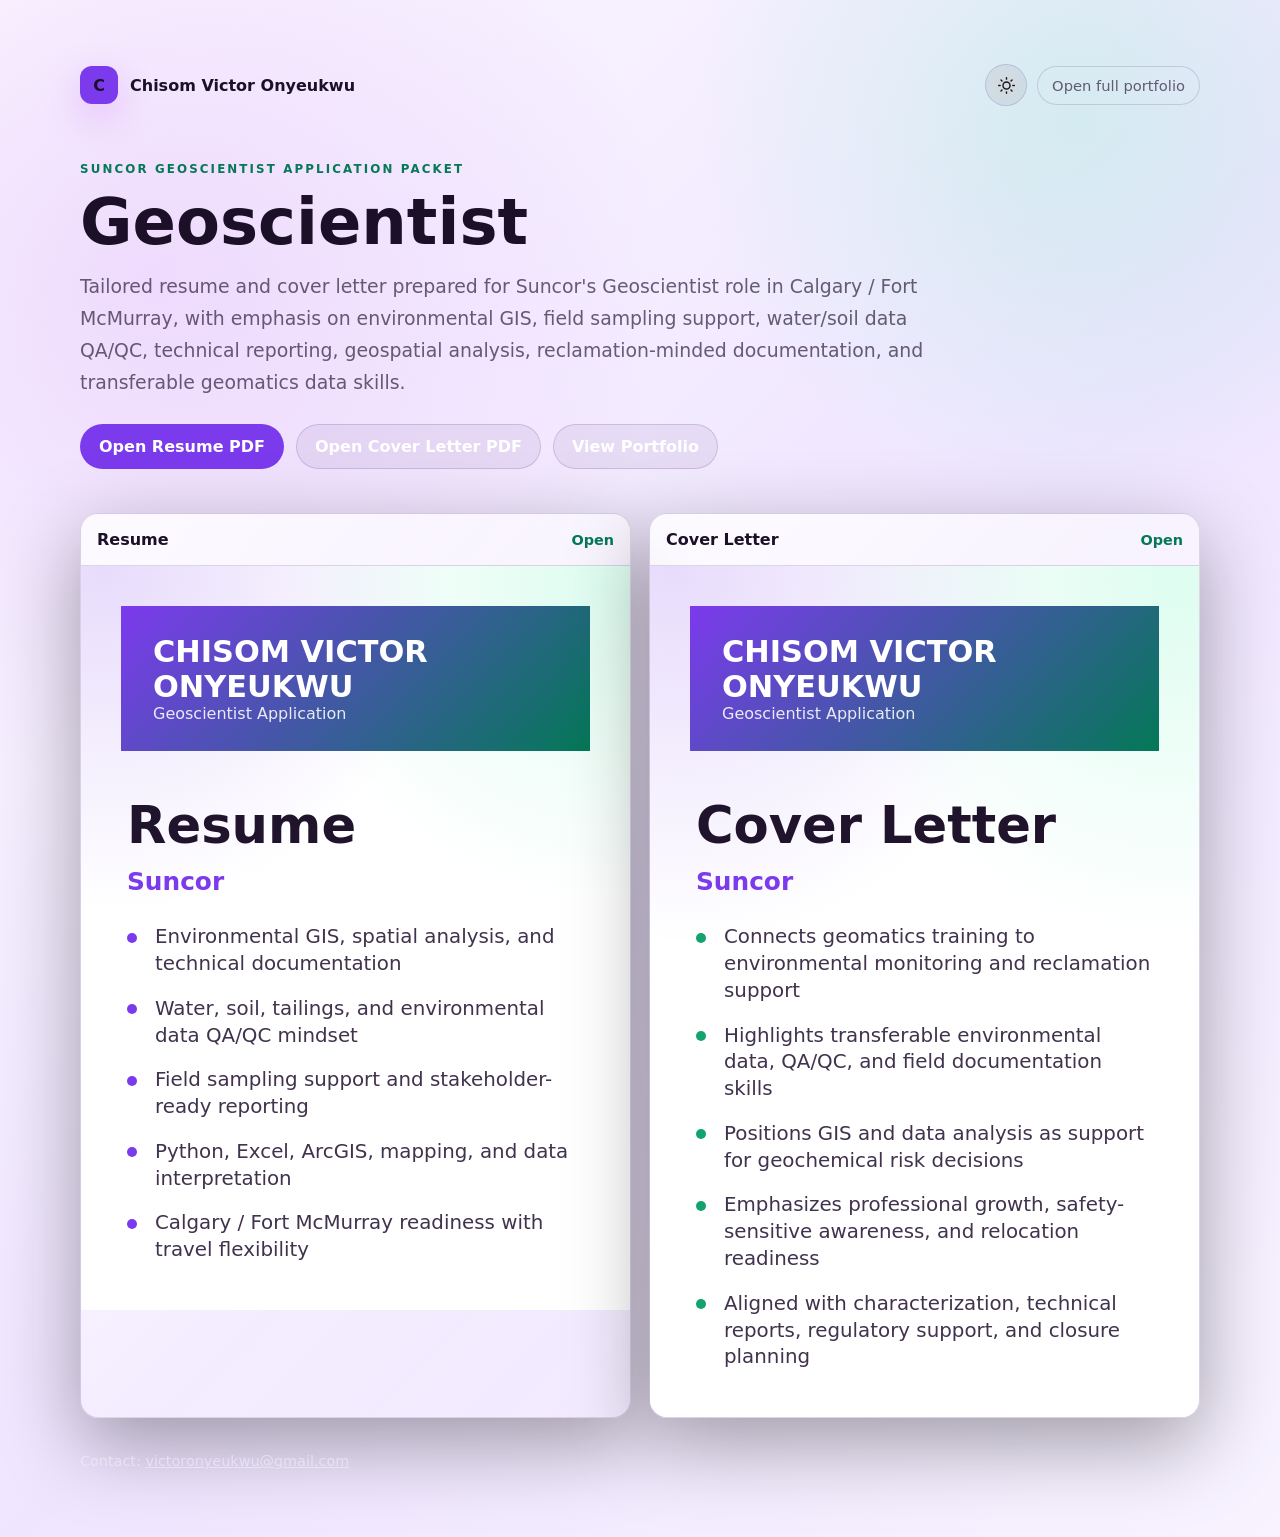
<file: deploy_public/applications/suncor-geo/index.html>
<!doctype html>
<html lang="en" data-theme="dark">
<head>
  <meta charset="utf-8"/>
  <meta name="viewport" content="width=device-width, initial-scale=1"/>
  <meta name="robots" content="noindex, nofollow"/>
  <meta name="color-scheme" content="dark light"/>
  <title>Suncor Geoscientist Application Packet - Chisom Victor Onyeukwu</title>
  <style>
    :root {
      color-scheme: dark;
      --bg: #09050f;
      --panel: rgba(255,255,255,.075);
      --panel-strong: rgba(255,255,255,.11);
      --border: rgba(255,255,255,.16);
      --text: #f7f0ff;
      --muted: rgba(247,240,255,.72);
      --accent: #bf5af2;
      --green: #35f2a5;
      font-family: Inter, ui-sans-serif, system-ui, -apple-system, BlinkMacSystemFont, "Segoe UI", sans-serif;
    }
    [data-theme="light"] {
      color-scheme: light;
      --bg: #fbf8ff;
      --panel: rgba(87,48,122,.075);
      --panel-strong: rgba(255,255,255,.82);
      --border: rgba(87,48,122,.18);
      --text: #1b1028;
      --muted: rgba(48,34,64,.72);
      --accent: #7c3aed;
      --green: #047857;
    }
    * { box-sizing: border-box; }
    body {
      margin: 0;
      min-height: 100vh;
      background:
        radial-gradient(circle at 12% 18%, rgba(191,90,242,.28), transparent 32rem),
        radial-gradient(circle at 84% 8%, rgba(53,242,165,.12), transparent 24rem),
        linear-gradient(135deg, #09050f, #1a0c29 55%, #08040d);
      color: var(--text);
    }
    [data-theme="light"] body {
      background:
        radial-gradient(circle at 12% 18%, rgba(191,90,242,.16), transparent 32rem),
        radial-gradient(circle at 84% 8%, rgba(53,242,165,.16), transparent 24rem),
        linear-gradient(135deg, #fbf8ff, #efe5ff 55%, #f8f3ff);
    }
    main {
      width: min(1120px, calc(100% - 32px));
      margin: 0 auto;
      padding: clamp(28px, 5vw, 64px) 0;
    }
    .topbar {
      display: flex;
      align-items: center;
      justify-content: space-between;
      gap: 16px;
      margin-bottom: clamp(32px, 5vw, 56px);
    }
    .brand {
      display: inline-flex;
      align-items: center;
      gap: 12px;
      color: inherit;
      text-decoration: none;
      font-weight: 700;
    }
    .mark {
      width: 38px;
      height: 38px;
      border-radius: 12px;
      display: grid;
      place-items: center;
      background: linear-gradient(135deg, var(--accent), #7c3aed);
      box-shadow: 0 12px 36px rgba(191,90,242,.28);
    }
    .back {
      color: var(--muted);
      text-decoration: none;
      font-size: .92rem;
      border: 1px solid var(--border);
      border-radius: 999px;
      padding: 10px 14px;
      background: rgba(255,255,255,.045);
    }
    .top-actions {
      display: flex;
      align-items: center;
      gap: 10px;
      flex-wrap: wrap;
    }
    .theme-btn {
      position: relative;
      overflow: hidden;
      width: 42px;
      height: 42px;
      border-radius: 999px;
      display: grid;
      place-items: center;
      border: 1px solid var(--border);
      color: var(--text);
      background: var(--panel);
      cursor: pointer;
      transition: transform .25s ease, box-shadow .25s ease, border-color .25s ease, background .25s ease;
    }
    .theme-btn::before {
      content: "";
      position: absolute;
      inset: -45%;
      border-radius: 50%;
      background: radial-gradient(circle, rgba(53,242,165,.28), transparent 62%);
      opacity: 0;
      transform: scale(.55);
      transition: opacity .28s ease, transform .35s cubic-bezier(.2,.8,.2,1);
    }
    .theme-btn:hover,
    .theme-btn.theme-previewing {
      transform: rotate(12deg) scale(1.06);
      border-color: var(--green);
      box-shadow: 0 0 24px rgba(53,242,165,.22);
    }
    .theme-btn:hover::before,
    .theme-btn.theme-previewing::before { opacity: 1; transform: scale(1); }
    .theme-btn svg { position: relative; z-index: 1; transition: filter .25s ease, transform .25s ease; }
    [data-theme="dark"] .icon-sun { display: none; }
    [data-theme="dark"] .icon-moon { display: block; filter: drop-shadow(0 0 8px rgba(167,139,250,.62)); }
    [data-theme="light"] .icon-moon { display: none; }
    [data-theme="light"] .icon-sun { display: block; filter: drop-shadow(0 0 9px rgba(250,204,21,.72)); }
    [data-theme="light"] .theme-btn.theme-just-applied {
      box-shadow: 0 0 0 4px rgba(250,204,21,.16), 0 0 30px rgba(250,204,21,.45), inset 0 0 18px rgba(255,255,255,.34);
    }
    [data-theme="dark"] .theme-btn.theme-just-applied {
      box-shadow: 0 0 0 4px rgba(167,139,250,.14), 0 0 30px rgba(167,139,250,.36), inset 0 0 18px rgba(255,255,255,.08);
    }
    .theme-btn.theme-just-applied svg { transform: scale(1.12); }
    .hero {
      max-width: 850px;
      margin-bottom: 34px;
    }
    .eyebrow {
      color: var(--green);
      letter-spacing: .18em;
      text-transform: uppercase;
      font-size: .74rem;
      font-weight: 800;
      margin-bottom: 14px;
    }
    h1 {
      margin: 0 0 14px;
      font-size: clamp(2rem, 6vw, 4rem);
      line-height: 1.03;
      letter-spacing: 0;
    }
    .hero p {
      color: var(--muted);
      font-size: clamp(1rem, 2vw, 1.18rem);
      line-height: 1.7;
      margin: 0;
    }
    .actions {
      display: flex;
      flex-wrap: wrap;
      gap: 12px;
      margin: 26px 0 44px;
    }
    .btn {
      display: inline-flex;
      align-items: center;
      justify-content: center;
      min-height: 44px;
      padding: 12px 18px;
      border-radius: 999px;
      text-decoration: none;
      color: #fff;
      border: 1px solid var(--border);
      background: var(--panel);
      font-weight: 700;
    }
    .btn.primary {
      background: linear-gradient(135deg, var(--accent), #7c3aed);
      border-color: transparent;
    }
    .grid {
      display: grid;
      grid-template-columns: repeat(2, minmax(0, 1fr));
      gap: 18px;
    }
    .doc {
      border: 1px solid var(--border);
      border-radius: 18px;
      background: linear-gradient(135deg, var(--panel-strong), rgba(255,255,255,.045));
      overflow: hidden;
      box-shadow: 0 26px 80px rgba(0,0,0,.35);
    }
    .doc-head {
      display: flex;
      align-items: center;
      justify-content: space-between;
      gap: 12px;
      padding: 16px;
      border-bottom: 1px solid var(--border);
    }
    .doc h2 {
      margin: 0;
      font-size: 1rem;
    }
    .doc-head a {
      color: var(--green);
      text-decoration: none;
      font-size: .9rem;
      font-weight: 700;
      white-space: nowrap;
    }
    .thumb-link {
      display: block;
      width: 100%;
      text-decoration: none;
    }
    .preview {
      aspect-ratio: 900 / 1165;
      background:
        radial-gradient(circle at 4% 0%, rgba(124,58,237,.18), transparent 38%),
        radial-gradient(circle at 96% 2%, rgba(53,242,165,.16), transparent 36%),
        #fff;
      color: #20142d;
      padding: clamp(26px, 5vw, 46px);
      display: flex;
      flex-direction: column;
      justify-content: flex-start;
      gap: 24px;
    }
    .preview-bar {
      background: linear-gradient(135deg, var(--accent), var(--green));
      color: #fff;
      padding: 28px 32px;
      margin: -6px -6px 20px;
    }
    .preview-bar strong {
      display: block;
      font-size: clamp(1.35rem, 2.4vw, 1.9rem);
      letter-spacing: 0;
    }
    .preview-bar span { opacity: .88; }
    .preview h3 {
      margin: 0;
      font-size: clamp(2rem, 4vw, 3.2rem);
      letter-spacing: 0;
    }
    .preview .role {
      margin: -12px 0 4px;
      color: #7c3aed;
      font-size: clamp(1.2rem, 2vw, 1.55rem);
      font-weight: 700;
    }
    .preview ul {
      margin: 0;
      padding: 0;
      list-style: none;
      display: grid;
      gap: 18px;
      color: #41324d;
      font-size: clamp(1rem, 1.8vw, 1.24rem);
      line-height: 1.35;
    }
    .preview li {
      display: grid;
      grid-template-columns: 14px 1fr;
      gap: 14px;
      align-items: start;
    }
    .preview li::before {
      content: "";
      width: 10px;
      height: 10px;
      margin-top: .42em;
      border-radius: 50%;
      background: var(--accent);
    }
    .preview.cover li::before { background: #13a36f; }
    footer {
      margin-top: 32px;
      color: rgba(247,240,255,.58);
      font-size: .9rem;
      line-height: 1.6;
    }
    footer a { color: inherit; }
    @media (max-width: 820px) {
      .topbar { align-items: flex-start; flex-direction: column; }
      .grid { grid-template-columns: 1fr; }
    }
  </style>
</head>
<body>
  <main>
    <nav class="topbar" aria-label="Application packet navigation">
      <a class="brand" href="../../index.html">
        <span class="mark">C</span>
        <span>Chisom Victor Onyeukwu</span>
      </a>
      <div class="top-actions">
        <button class="theme-btn" id="themeBtn" aria-label="Toggle theme">
          <svg class="icon-sun" width="17" height="17" viewBox="0 0 24 24" fill="none" stroke="currentColor" stroke-width="2" stroke-linecap="round" stroke-linejoin="round"><circle cx="12" cy="12" r="5"/><line x1="12" y1="1" x2="12" y2="3"/><line x1="12" y1="21" x2="12" y2="23"/><line x1="4.22" y1="4.22" x2="5.64" y2="5.64"/><line x1="18.36" y1="18.36" x2="19.78" y2="19.78"/><line x1="1" y1="12" x2="3" y2="12"/><line x1="21" y1="12" x2="23" y2="12"/><line x1="4.22" y1="19.78" x2="5.64" y2="18.36"/><line x1="18.36" y1="5.64" x2="19.78" y2="4.22"/></svg>
          <svg class="icon-moon" width="17" height="17" viewBox="0 0 24 24" fill="none" stroke="currentColor" stroke-width="2" stroke-linecap="round" stroke-linejoin="round"><path d="M21 12.79A9 9 0 1 1 11.21 3 7 7 0 0 0 21 12.79z"/></svg>
        </button>
        <a class="back" href="../../index.html">Open full portfolio</a>
      </div>
    </nav>

    <section class="hero">
      <div class="eyebrow">Suncor Geoscientist Application Packet</div>
      <h1>Geoscientist</h1>
      <p>
        Tailored resume and cover letter prepared for Suncor's Geoscientist role in Calgary / Fort McMurray, with emphasis on environmental GIS, field sampling support, water/soil data QA/QC, technical reporting, geospatial analysis, reclamation-minded documentation, and transferable geomatics data skills.
      </p>
      <div class="actions" aria-label="Open application documents">
        <a class="btn primary" href="files/chisom-onyeukwu-resume-suncor-geoscientist.pdf" target="_blank" rel="noreferrer">Open Resume PDF</a>
        <a class="btn" href="files/chisom-onyeukwu-cover-letter-suncor-geoscientist.pdf" target="_blank" rel="noreferrer">Open Cover Letter PDF</a>
        <a class="btn" href="../../index.html">View Portfolio</a>
      </div>
    </section>

    <section class="grid" aria-label="Application document previews">
      <article class="doc">
        <div class="doc-head">
          <h2>Resume</h2>
          <a href="files/chisom-onyeukwu-resume-suncor-geoscientist.pdf" target="_blank" rel="noreferrer">Open</a>
        </div>
        <a class="thumb-link" href="files/chisom-onyeukwu-resume-suncor-geoscientist.pdf" target="_blank" rel="noreferrer" aria-label="Open Suncor Geoscientist resume PDF">
          <div class="preview">
            <div class="preview-bar">
              <strong>CHISOM VICTOR ONYEUKWU</strong>
              <span>Geoscientist Application</span>
            </div>
            <h3>Resume</h3>
            <div class="role">Suncor</div>
            <ul>
              <li>Environmental GIS, spatial analysis, and technical documentation</li>
              <li>Water, soil, tailings, and environmental data QA/QC mindset</li>
              <li>Field sampling support and stakeholder-ready reporting</li>
              <li>Python, Excel, ArcGIS, mapping, and data interpretation</li>
              <li>Calgary / Fort McMurray readiness with travel flexibility</li>
            </ul>
          </div>
        </a>
      </article>

      <article class="doc">
        <div class="doc-head">
          <h2>Cover Letter</h2>
          <a href="files/chisom-onyeukwu-cover-letter-suncor-geoscientist.pdf" target="_blank" rel="noreferrer">Open</a>
        </div>
        <a class="thumb-link" href="files/chisom-onyeukwu-cover-letter-suncor-geoscientist.pdf" target="_blank" rel="noreferrer" aria-label="Open Suncor Geoscientist cover letter PDF">
          <div class="preview cover">
            <div class="preview-bar">
              <strong>CHISOM VICTOR ONYEUKWU</strong>
              <span>Geoscientist Application</span>
            </div>
            <h3>Cover Letter</h3>
            <div class="role">Suncor</div>
            <ul>
              <li>Connects geomatics training to environmental monitoring and reclamation support</li>
              <li>Highlights transferable environmental data, QA/QC, and field documentation skills</li>
              <li>Positions GIS and data analysis as support for geochemical risk decisions</li>
              <li>Emphasizes professional growth, safety-sensitive awareness, and relocation readiness</li>
              <li>Aligned with characterization, technical reports, regulatory support, and closure planning</li>
            </ul>
          </div>
        </a>
      </article>
    </section>

    <footer>
      Contact: <a href="mailto:victoronyeukwu@gmail.com">victoronyeukwu@gmail.com</a>
    </footer>
  </main>
  <script>
    (function initTheme() {
      const html = document.documentElement;
      const btn = document.getElementById('themeBtn');
      const STORAGE = 'cv-theme';
      const media = window.matchMedia('(prefers-color-scheme: dark)');
      const systemTheme = () => media.matches ? 'dark' : 'light';
      let previewTheme = null;
      function applyTheme(theme, persist = true) {
        html.setAttribute('data-theme', theme);
        if (persist) localStorage.setItem(STORAGE, theme);
      }
      applyTheme(localStorage.getItem(STORAGE) || systemTheme(), Boolean(localStorage.getItem(STORAGE)));
      btn?.addEventListener('click', () => {
        const current = html.getAttribute('data-theme');
        applyTheme(previewTheme ? current : (current === 'dark' ? 'light' : 'dark'));
        previewTheme = null;
        btn.classList.remove('theme-previewing');
        btn.classList.add('theme-just-applied');
        window.setTimeout(() => btn.classList.remove('theme-just-applied'), 850);
      });
      if (window.matchMedia('(hover: hover) and (pointer: fine)').matches) {
        btn?.addEventListener('pointerenter', () => {
          if (previewTheme) return;
          previewTheme = html.getAttribute('data-theme');
          applyTheme(previewTheme === 'dark' ? 'light' : 'dark', false);
          btn.classList.add('theme-previewing');
        });
        btn?.addEventListener('pointerleave', () => {
          if (previewTheme) applyTheme(previewTheme, false);
          previewTheme = null;
          btn.classList.remove('theme-previewing');
        });
      }
      media.addEventListener?.('change', () => {
        if (!localStorage.getItem(STORAGE)) applyTheme(systemTheme(), false);
      });
    })();
  </script>
</body>
</html>
</file>
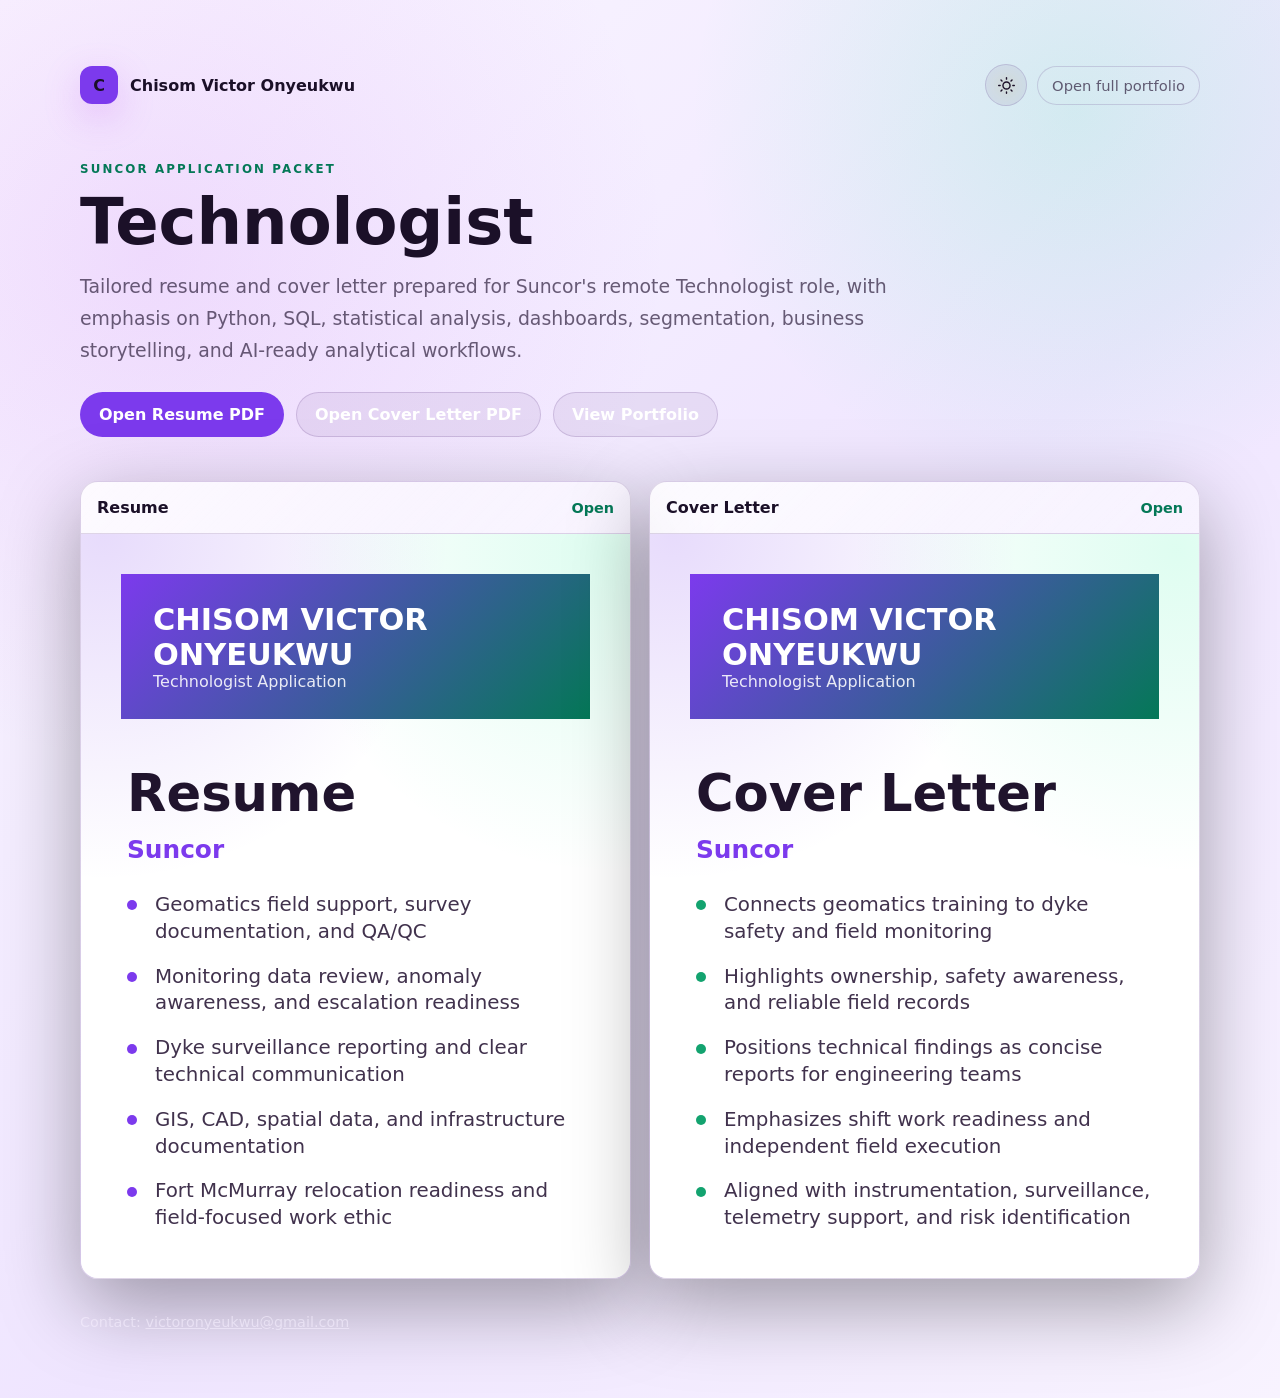
<file: deploy_public/applications/suncor/index.html>
<!doctype html>
<html lang="en" data-theme="dark">
<head>
  <meta charset="utf-8"/>
  <meta name="viewport" content="width=device-width, initial-scale=1"/>
  <meta name="robots" content="noindex, nofollow"/>
  <meta name="color-scheme" content="dark light"/>
  <title>Suncor Application Packet - Chisom Victor Onyeukwu</title>
  <style>
    :root {
      color-scheme: dark;
      --bg: #09050f;
      --panel: rgba(255,255,255,.075);
      --panel-strong: rgba(255,255,255,.11);
      --border: rgba(255,255,255,.16);
      --text: #f7f0ff;
      --muted: rgba(247,240,255,.72);
      --accent: #bf5af2;
      --green: #35f2a5;
      font-family: Inter, ui-sans-serif, system-ui, -apple-system, BlinkMacSystemFont, "Segoe UI", sans-serif;
    }
    [data-theme="light"] {
      color-scheme: light;
      --bg: #fbf8ff;
      --panel: rgba(87,48,122,.075);
      --panel-strong: rgba(255,255,255,.82);
      --border: rgba(87,48,122,.18);
      --text: #1b1028;
      --muted: rgba(48,34,64,.72);
      --accent: #7c3aed;
      --green: #047857;
    }
    * { box-sizing: border-box; }
    body {
      margin: 0;
      min-height: 100vh;
      background:
        radial-gradient(circle at 12% 18%, rgba(191,90,242,.28), transparent 32rem),
        radial-gradient(circle at 84% 8%, rgba(53,242,165,.12), transparent 24rem),
        linear-gradient(135deg, #09050f, #1a0c29 55%, #08040d);
      color: var(--text);
    }
    [data-theme="light"] body {
      background:
        radial-gradient(circle at 12% 18%, rgba(191,90,242,.16), transparent 32rem),
        radial-gradient(circle at 84% 8%, rgba(53,242,165,.16), transparent 24rem),
        linear-gradient(135deg, #fbf8ff, #efe5ff 55%, #f8f3ff);
    }
    main {
      width: min(1120px, calc(100% - 32px));
      margin: 0 auto;
      padding: clamp(28px, 5vw, 64px) 0;
    }
    .topbar {
      display: flex;
      align-items: center;
      justify-content: space-between;
      gap: 16px;
      margin-bottom: clamp(32px, 5vw, 56px);
    }
    .brand {
      display: inline-flex;
      align-items: center;
      gap: 12px;
      color: inherit;
      text-decoration: none;
      font-weight: 700;
    }
    .mark {
      width: 38px;
      height: 38px;
      border-radius: 12px;
      display: grid;
      place-items: center;
      background: linear-gradient(135deg, var(--accent), #7c3aed);
      box-shadow: 0 12px 36px rgba(191,90,242,.28);
    }
    .back {
      color: var(--muted);
      text-decoration: none;
      font-size: .92rem;
      border: 1px solid var(--border);
      border-radius: 999px;
      padding: 10px 14px;
      background: rgba(255,255,255,.045);
    }
    .top-actions {
      display: flex;
      align-items: center;
      gap: 10px;
      flex-wrap: wrap;
    }
    .theme-btn {
      position: relative;
      overflow: hidden;
      width: 42px;
      height: 42px;
      border-radius: 999px;
      display: grid;
      place-items: center;
      border: 1px solid var(--border);
      color: var(--text);
      background: var(--panel);
      cursor: pointer;
      transition: transform .25s ease, box-shadow .25s ease, border-color .25s ease, background .25s ease;
    }
    .theme-btn::before {
      content: "";
      position: absolute;
      inset: -45%;
      border-radius: 50%;
      background: radial-gradient(circle, rgba(53,242,165,.28), transparent 62%);
      opacity: 0;
      transform: scale(.55);
      transition: opacity .28s ease, transform .35s cubic-bezier(.2,.8,.2,1);
    }
    .theme-btn:hover,
    .theme-btn.theme-previewing {
      transform: rotate(12deg) scale(1.06);
      border-color: var(--green);
      box-shadow: 0 0 24px rgba(53,242,165,.22);
    }
    .theme-btn:hover::before,
    .theme-btn.theme-previewing::before { opacity: 1; transform: scale(1); }
    .theme-btn svg { position: relative; z-index: 1; transition: filter .25s ease, transform .25s ease; }
    [data-theme="dark"] .icon-sun { display: none; }
    [data-theme="dark"] .icon-moon { display: block; filter: drop-shadow(0 0 8px rgba(167,139,250,.62)); }
    [data-theme="light"] .icon-moon { display: none; }
    [data-theme="light"] .icon-sun { display: block; filter: drop-shadow(0 0 9px rgba(250,204,21,.72)); }
    [data-theme="light"] .theme-btn.theme-just-applied {
      box-shadow: 0 0 0 4px rgba(250,204,21,.16), 0 0 30px rgba(250,204,21,.45), inset 0 0 18px rgba(255,255,255,.34);
    }
    [data-theme="dark"] .theme-btn.theme-just-applied {
      box-shadow: 0 0 0 4px rgba(167,139,250,.14), 0 0 30px rgba(167,139,250,.36), inset 0 0 18px rgba(255,255,255,.08);
    }
    .theme-btn.theme-just-applied svg { transform: scale(1.12); }
    .hero {
      max-width: 850px;
      margin-bottom: 34px;
    }
    .eyebrow {
      color: var(--green);
      letter-spacing: .18em;
      text-transform: uppercase;
      font-size: .74rem;
      font-weight: 800;
      margin-bottom: 14px;
    }
    h1 {
      margin: 0 0 14px;
      font-size: clamp(2rem, 6vw, 4rem);
      line-height: 1.03;
      letter-spacing: 0;
    }
    .hero p {
      color: var(--muted);
      font-size: clamp(1rem, 2vw, 1.18rem);
      line-height: 1.7;
      margin: 0;
    }
    .actions {
      display: flex;
      flex-wrap: wrap;
      gap: 12px;
      margin: 26px 0 44px;
    }
    .btn {
      display: inline-flex;
      align-items: center;
      justify-content: center;
      min-height: 44px;
      padding: 12px 18px;
      border-radius: 999px;
      text-decoration: none;
      color: #fff;
      border: 1px solid var(--border);
      background: var(--panel);
      font-weight: 700;
    }
    .btn.primary {
      background: linear-gradient(135deg, var(--accent), #7c3aed);
      border-color: transparent;
    }
    .grid {
      display: grid;
      grid-template-columns: repeat(2, minmax(0, 1fr));
      gap: 18px;
    }
    .doc {
      border: 1px solid var(--border);
      border-radius: 18px;
      background: linear-gradient(135deg, var(--panel-strong), rgba(255,255,255,.045));
      overflow: hidden;
      box-shadow: 0 26px 80px rgba(0,0,0,.35);
    }
    .doc-head {
      display: flex;
      align-items: center;
      justify-content: space-between;
      gap: 12px;
      padding: 16px;
      border-bottom: 1px solid var(--border);
    }
    .doc h2 {
      margin: 0;
      font-size: 1rem;
    }
    .doc-head a {
      color: var(--green);
      text-decoration: none;
      font-size: .9rem;
      font-weight: 700;
      white-space: nowrap;
    }
    .thumb-link {
      display: block;
      width: 100%;
      text-decoration: none;
    }
    .preview {
      aspect-ratio: 900 / 1165;
      background:
        radial-gradient(circle at 4% 0%, rgba(124,58,237,.18), transparent 38%),
        radial-gradient(circle at 96% 2%, rgba(53,242,165,.16), transparent 36%),
        #fff;
      color: #20142d;
      padding: clamp(26px, 5vw, 46px);
      display: flex;
      flex-direction: column;
      justify-content: flex-start;
      gap: 24px;
    }
    .preview-bar {
      background: linear-gradient(135deg, var(--accent), var(--green));
      color: #fff;
      padding: 28px 32px;
      margin: -6px -6px 20px;
    }
    .preview-bar strong {
      display: block;
      font-size: clamp(1.35rem, 2.4vw, 1.9rem);
      letter-spacing: 0;
    }
    .preview-bar span { opacity: .88; }
    .preview h3 {
      margin: 0;
      font-size: clamp(2rem, 4vw, 3.2rem);
      letter-spacing: 0;
    }
    .preview .role {
      margin: -12px 0 4px;
      color: #7c3aed;
      font-size: clamp(1.2rem, 2vw, 1.55rem);
      font-weight: 700;
    }
    .preview ul {
      margin: 0;
      padding: 0;
      list-style: none;
      display: grid;
      gap: 18px;
      color: #41324d;
      font-size: clamp(1rem, 1.8vw, 1.24rem);
      line-height: 1.35;
    }
    .preview li {
      display: grid;
      grid-template-columns: 14px 1fr;
      gap: 14px;
      align-items: start;
    }
    .preview li::before {
      content: "";
      width: 10px;
      height: 10px;
      margin-top: .42em;
      border-radius: 50%;
      background: var(--accent);
    }
    .preview.cover li::before { background: #13a36f; }
    footer {
      margin-top: 32px;
      color: rgba(247,240,255,.58);
      font-size: .9rem;
      line-height: 1.6;
    }
    footer a { color: inherit; }
    @media (max-width: 820px) {
      .topbar { align-items: flex-start; flex-direction: column; }
      .grid { grid-template-columns: 1fr; }
    }
  </style>
</head>
<body>
  <main>
    <nav class="topbar" aria-label="Application packet navigation">
      <a class="brand" href="../../index.html">
        <span class="mark">C</span>
        <span>Chisom Victor Onyeukwu</span>
      </a>
      <div class="top-actions">
        <button class="theme-btn" id="themeBtn" aria-label="Toggle theme">
          <svg class="icon-sun" width="17" height="17" viewBox="0 0 24 24" fill="none" stroke="currentColor" stroke-width="2" stroke-linecap="round" stroke-linejoin="round"><circle cx="12" cy="12" r="5"/><line x1="12" y1="1" x2="12" y2="3"/><line x1="12" y1="21" x2="12" y2="23"/><line x1="4.22" y1="4.22" x2="5.64" y2="5.64"/><line x1="18.36" y1="18.36" x2="19.78" y2="19.78"/><line x1="1" y1="12" x2="3" y2="12"/><line x1="21" y1="12" x2="23" y2="12"/><line x1="4.22" y1="19.78" x2="5.64" y2="18.36"/><line x1="18.36" y1="5.64" x2="19.78" y2="4.22"/></svg>
          <svg class="icon-moon" width="17" height="17" viewBox="0 0 24 24" fill="none" stroke="currentColor" stroke-width="2" stroke-linecap="round" stroke-linejoin="round"><path d="M21 12.79A9 9 0 1 1 11.21 3 7 7 0 0 0 21 12.79z"/></svg>
        </button>
        <a class="back" href="../../index.html">Open full portfolio</a>
      </div>
    </nav>

    <section class="hero">
      <div class="eyebrow">Suncor Application Packet</div>
      <h1>Technologist</h1>
      <p>
        Tailored resume and cover letter prepared for Suncor's remote Technologist role, with emphasis on Python, SQL, statistical analysis, dashboards, segmentation, business storytelling, and AI-ready analytical workflows.
      </p>
      <div class="actions" aria-label="Open application documents">
        <a class="btn primary" href="files/chisom-onyeukwu-resume-suncor-technologist.pdf" target="_blank" rel="noreferrer">Open Resume PDF</a>
        <a class="btn" href="files/chisom-onyeukwu-cover-letter-suncor-technologist.pdf" target="_blank" rel="noreferrer">Open Cover Letter PDF</a>
        <a class="btn" href="../../index.html">View Portfolio</a>
      </div>
    </section>

    <section class="grid" aria-label="Application document previews">
      <article class="doc">
        <div class="doc-head">
          <h2>Resume</h2>
          <a href="files/chisom-onyeukwu-resume-suncor-technologist.pdf" target="_blank" rel="noreferrer">Open</a>
        </div>
        <a class="thumb-link" href="files/chisom-onyeukwu-resume-suncor-technologist.pdf" target="_blank" rel="noreferrer" aria-label="Open Suncor resume PDF">
          <div class="preview">
            <div class="preview-bar">
              <strong>CHISOM VICTOR ONYEUKWU</strong>
              <span>Technologist Application</span>
            </div>
            <h3>Resume</h3>
            <div class="role">Suncor</div>
            <ul>
              <li>Geomatics field support, survey documentation, and QA/QC</li>
              <li>Monitoring data review, anomaly awareness, and escalation readiness</li>
              <li>Dyke surveillance reporting and clear technical communication</li>
              <li>GIS, CAD, spatial data, and infrastructure documentation</li>
              <li>Fort McMurray relocation readiness and field-focused work ethic</li>
            </ul>
          </div>
        </a>
      </article>

      <article class="doc">
        <div class="doc-head">
          <h2>Cover Letter</h2>
          <a href="files/chisom-onyeukwu-cover-letter-suncor-technologist.pdf" target="_blank" rel="noreferrer">Open</a>
        </div>
        <a class="thumb-link" href="files/chisom-onyeukwu-cover-letter-suncor-technologist.pdf" target="_blank" rel="noreferrer" aria-label="Open Suncor cover letter PDF">
          <div class="preview cover">
            <div class="preview-bar">
              <strong>CHISOM VICTOR ONYEUKWU</strong>
              <span>Technologist Application</span>
            </div>
            <h3>Cover Letter</h3>
            <div class="role">Suncor</div>
            <ul>
              <li>Connects geomatics training to dyke safety and field monitoring</li>
              <li>Highlights ownership, safety awareness, and reliable field records</li>
              <li>Positions technical findings as concise reports for engineering teams</li>
              <li>Emphasizes shift work readiness and independent field execution</li>
              <li>Aligned with instrumentation, surveillance, telemetry support, and risk identification</li>
            </ul>
          </div>
        </a>
      </article>
    </section>

    <footer>
      Contact: <a href="mailto:victoronyeukwu@gmail.com">victoronyeukwu@gmail.com</a>
    </footer>
  </main>
  <script>
    (function initTheme() {
      const html = document.documentElement;
      const btn = document.getElementById('themeBtn');
      const STORAGE = 'cv-theme';
      const media = window.matchMedia('(prefers-color-scheme: dark)');
      const systemTheme = () => media.matches ? 'dark' : 'light';
      let previewTheme = null;
      function applyTheme(theme, persist = true) {
        html.setAttribute('data-theme', theme);
        if (persist) localStorage.setItem(STORAGE, theme);
      }
      applyTheme(localStorage.getItem(STORAGE) || systemTheme(), Boolean(localStorage.getItem(STORAGE)));
      btn?.addEventListener('click', () => {
        const current = html.getAttribute('data-theme');
        applyTheme(previewTheme ? current : (current === 'dark' ? 'light' : 'dark'));
        previewTheme = null;
        btn.classList.remove('theme-previewing');
        btn.classList.add('theme-just-applied');
        window.setTimeout(() => btn.classList.remove('theme-just-applied'), 850);
      });
      if (window.matchMedia('(hover: hover) and (pointer: fine)').matches) {
        btn?.addEventListener('pointerenter', () => {
          if (previewTheme) return;
          previewTheme = html.getAttribute('data-theme');
          applyTheme(previewTheme === 'dark' ? 'light' : 'dark', false);
          btn.classList.add('theme-previewing');
        });
        btn?.addEventListener('pointerleave', () => {
          if (previewTheme) applyTheme(previewTheme, false);
          previewTheme = null;
          btn.classList.remove('theme-previewing');
        });
      }
      media.addEventListener?.('change', () => {
        if (!localStorage.getItem(STORAGE)) applyTheme(systemTheme(), false);
      });
    })();
  </script>
</body>
</html>
</file>
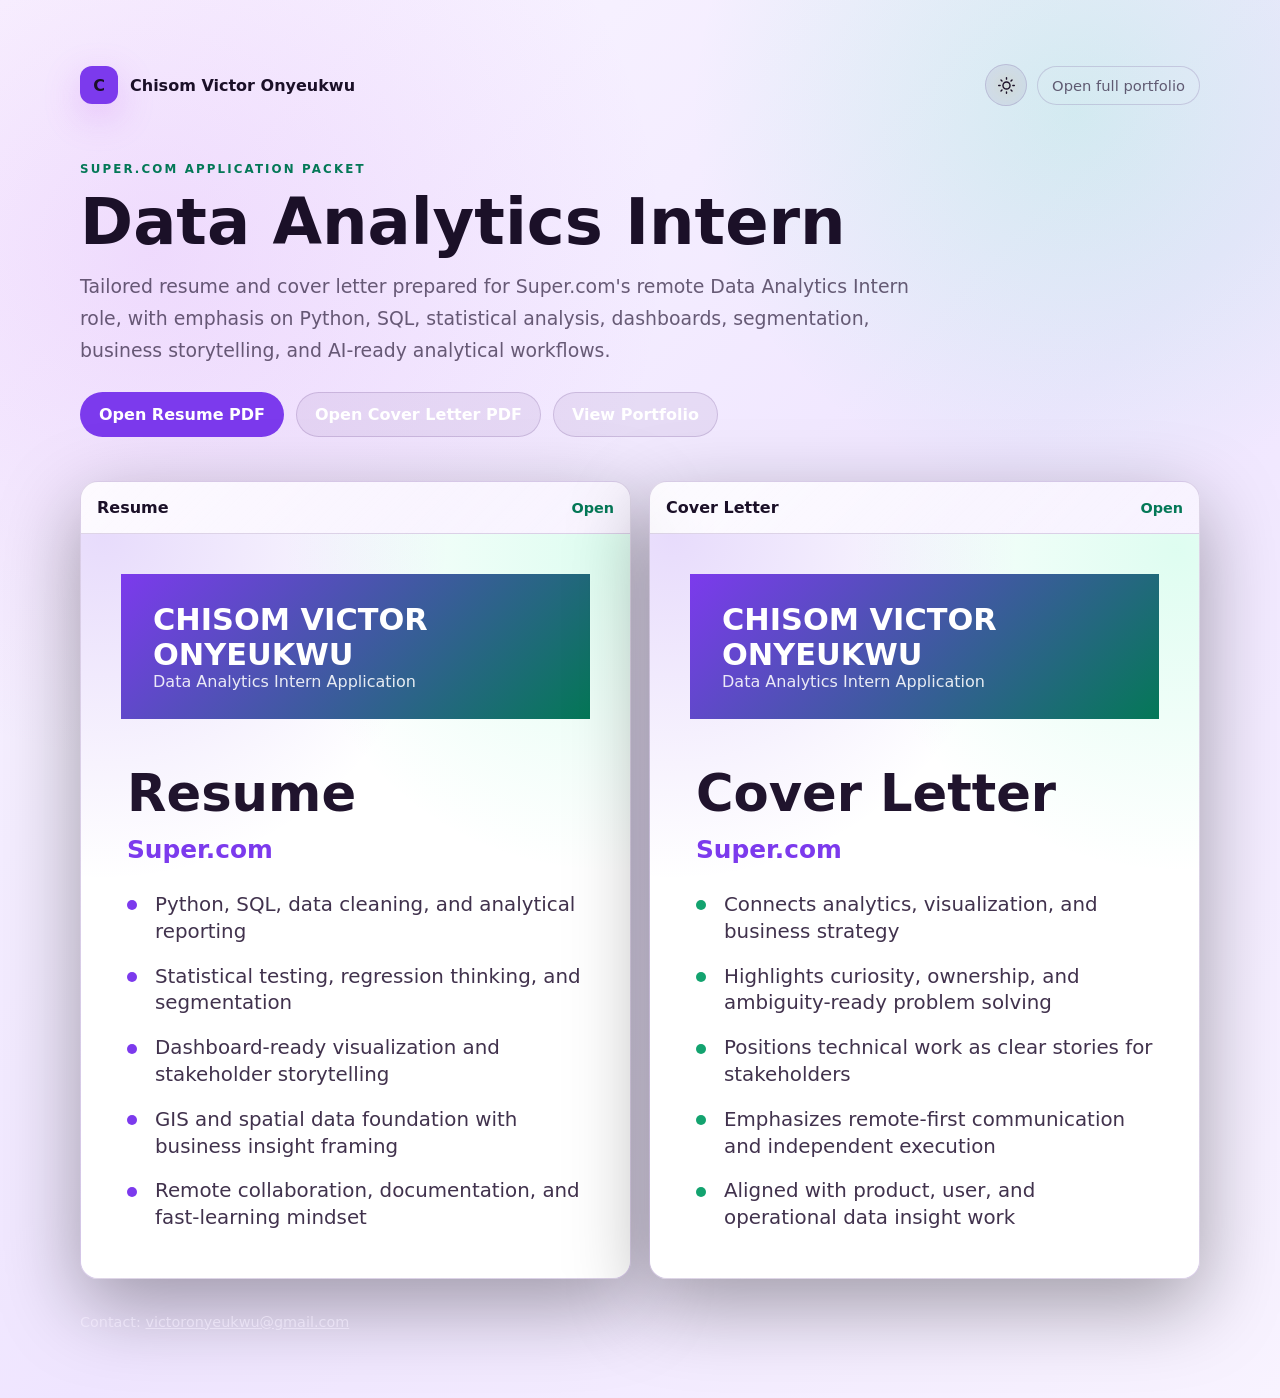
<file: deploy_public/applications/super/index.html>
<!doctype html>
<html lang="en" data-theme="dark">
<head>
  <meta charset="utf-8"/>
  <meta name="viewport" content="width=device-width, initial-scale=1"/>
  <meta name="robots" content="noindex, nofollow"/>
  <meta name="color-scheme" content="dark light"/>
  <title>Super.com Application Packet - Chisom Victor Onyeukwu</title>
  <style>
    :root {
      color-scheme: dark;
      --bg: #09050f;
      --panel: rgba(255,255,255,.075);
      --panel-strong: rgba(255,255,255,.11);
      --border: rgba(255,255,255,.16);
      --text: #f7f0ff;
      --muted: rgba(247,240,255,.72);
      --accent: #bf5af2;
      --green: #35f2a5;
      font-family: Inter, ui-sans-serif, system-ui, -apple-system, BlinkMacSystemFont, "Segoe UI", sans-serif;
    }
    [data-theme="light"] {
      color-scheme: light;
      --bg: #fbf8ff;
      --panel: rgba(87,48,122,.075);
      --panel-strong: rgba(255,255,255,.82);
      --border: rgba(87,48,122,.18);
      --text: #1b1028;
      --muted: rgba(48,34,64,.72);
      --accent: #7c3aed;
      --green: #047857;
    }
    * { box-sizing: border-box; }
    body {
      margin: 0;
      min-height: 100vh;
      background:
        radial-gradient(circle at 12% 18%, rgba(191,90,242,.28), transparent 32rem),
        radial-gradient(circle at 84% 8%, rgba(53,242,165,.12), transparent 24rem),
        linear-gradient(135deg, #09050f, #1a0c29 55%, #08040d);
      color: var(--text);
    }
    [data-theme="light"] body {
      background:
        radial-gradient(circle at 12% 18%, rgba(191,90,242,.16), transparent 32rem),
        radial-gradient(circle at 84% 8%, rgba(53,242,165,.16), transparent 24rem),
        linear-gradient(135deg, #fbf8ff, #efe5ff 55%, #f8f3ff);
    }
    main {
      width: min(1120px, calc(100% - 32px));
      margin: 0 auto;
      padding: clamp(28px, 5vw, 64px) 0;
    }
    .topbar {
      display: flex;
      align-items: center;
      justify-content: space-between;
      gap: 16px;
      margin-bottom: clamp(32px, 5vw, 56px);
    }
    .brand {
      display: inline-flex;
      align-items: center;
      gap: 12px;
      color: inherit;
      text-decoration: none;
      font-weight: 700;
    }
    .mark {
      width: 38px;
      height: 38px;
      border-radius: 12px;
      display: grid;
      place-items: center;
      background: linear-gradient(135deg, var(--accent), #7c3aed);
      box-shadow: 0 12px 36px rgba(191,90,242,.28);
    }
    .back {
      color: var(--muted);
      text-decoration: none;
      font-size: .92rem;
      border: 1px solid var(--border);
      border-radius: 999px;
      padding: 10px 14px;
      background: rgba(255,255,255,.045);
    }
    .top-actions {
      display: flex;
      align-items: center;
      gap: 10px;
      flex-wrap: wrap;
    }
    .theme-btn {
      position: relative;
      overflow: hidden;
      width: 42px;
      height: 42px;
      border-radius: 999px;
      display: grid;
      place-items: center;
      border: 1px solid var(--border);
      color: var(--text);
      background: var(--panel);
      cursor: pointer;
      transition: transform .25s ease, box-shadow .25s ease, border-color .25s ease, background .25s ease;
    }
    .theme-btn::before {
      content: "";
      position: absolute;
      inset: -45%;
      border-radius: 50%;
      background: radial-gradient(circle, rgba(53,242,165,.28), transparent 62%);
      opacity: 0;
      transform: scale(.55);
      transition: opacity .28s ease, transform .35s cubic-bezier(.2,.8,.2,1);
    }
    .theme-btn:hover,
    .theme-btn.theme-previewing {
      transform: rotate(12deg) scale(1.06);
      border-color: var(--green);
      box-shadow: 0 0 24px rgba(53,242,165,.22);
    }
    .theme-btn:hover::before,
    .theme-btn.theme-previewing::before { opacity: 1; transform: scale(1); }
    .theme-btn svg { position: relative; z-index: 1; transition: filter .25s ease, transform .25s ease; }
    [data-theme="dark"] .icon-sun { display: none; }
    [data-theme="dark"] .icon-moon { display: block; filter: drop-shadow(0 0 8px rgba(167,139,250,.62)); }
    [data-theme="light"] .icon-moon { display: none; }
    [data-theme="light"] .icon-sun { display: block; filter: drop-shadow(0 0 9px rgba(250,204,21,.72)); }
    [data-theme="light"] .theme-btn.theme-just-applied {
      box-shadow: 0 0 0 4px rgba(250,204,21,.16), 0 0 30px rgba(250,204,21,.45), inset 0 0 18px rgba(255,255,255,.34);
    }
    [data-theme="dark"] .theme-btn.theme-just-applied {
      box-shadow: 0 0 0 4px rgba(167,139,250,.14), 0 0 30px rgba(167,139,250,.36), inset 0 0 18px rgba(255,255,255,.08);
    }
    .theme-btn.theme-just-applied svg { transform: scale(1.12); }
    .hero {
      max-width: 850px;
      margin-bottom: 34px;
    }
    .eyebrow {
      color: var(--green);
      letter-spacing: .18em;
      text-transform: uppercase;
      font-size: .74rem;
      font-weight: 800;
      margin-bottom: 14px;
    }
    h1 {
      margin: 0 0 14px;
      font-size: clamp(2rem, 6vw, 4rem);
      line-height: 1.03;
      letter-spacing: 0;
    }
    .hero p {
      color: var(--muted);
      font-size: clamp(1rem, 2vw, 1.18rem);
      line-height: 1.7;
      margin: 0;
    }
    .actions {
      display: flex;
      flex-wrap: wrap;
      gap: 12px;
      margin: 26px 0 44px;
    }
    .btn {
      display: inline-flex;
      align-items: center;
      justify-content: center;
      min-height: 44px;
      padding: 12px 18px;
      border-radius: 999px;
      text-decoration: none;
      color: #fff;
      border: 1px solid var(--border);
      background: var(--panel);
      font-weight: 700;
    }
    .btn.primary {
      background: linear-gradient(135deg, var(--accent), #7c3aed);
      border-color: transparent;
    }
    .grid {
      display: grid;
      grid-template-columns: repeat(2, minmax(0, 1fr));
      gap: 18px;
    }
    .doc {
      border: 1px solid var(--border);
      border-radius: 18px;
      background: linear-gradient(135deg, var(--panel-strong), rgba(255,255,255,.045));
      overflow: hidden;
      box-shadow: 0 26px 80px rgba(0,0,0,.35);
    }
    .doc-head {
      display: flex;
      align-items: center;
      justify-content: space-between;
      gap: 12px;
      padding: 16px;
      border-bottom: 1px solid var(--border);
    }
    .doc h2 {
      margin: 0;
      font-size: 1rem;
    }
    .doc-head a {
      color: var(--green);
      text-decoration: none;
      font-size: .9rem;
      font-weight: 700;
      white-space: nowrap;
    }
    .thumb-link {
      display: block;
      width: 100%;
      text-decoration: none;
    }
    .preview {
      aspect-ratio: 900 / 1165;
      background:
        radial-gradient(circle at 4% 0%, rgba(124,58,237,.18), transparent 38%),
        radial-gradient(circle at 96% 2%, rgba(53,242,165,.16), transparent 36%),
        #fff;
      color: #20142d;
      padding: clamp(26px, 5vw, 46px);
      display: flex;
      flex-direction: column;
      justify-content: flex-start;
      gap: 24px;
    }
    .preview-bar {
      background: linear-gradient(135deg, var(--accent), var(--green));
      color: #fff;
      padding: 28px 32px;
      margin: -6px -6px 20px;
    }
    .preview-bar strong {
      display: block;
      font-size: clamp(1.35rem, 2.4vw, 1.9rem);
      letter-spacing: 0;
    }
    .preview-bar span { opacity: .88; }
    .preview h3 {
      margin: 0;
      font-size: clamp(2rem, 4vw, 3.2rem);
      letter-spacing: 0;
    }
    .preview .role {
      margin: -12px 0 4px;
      color: #7c3aed;
      font-size: clamp(1.2rem, 2vw, 1.55rem);
      font-weight: 700;
    }
    .preview ul {
      margin: 0;
      padding: 0;
      list-style: none;
      display: grid;
      gap: 18px;
      color: #41324d;
      font-size: clamp(1rem, 1.8vw, 1.24rem);
      line-height: 1.35;
    }
    .preview li {
      display: grid;
      grid-template-columns: 14px 1fr;
      gap: 14px;
      align-items: start;
    }
    .preview li::before {
      content: "";
      width: 10px;
      height: 10px;
      margin-top: .42em;
      border-radius: 50%;
      background: var(--accent);
    }
    .preview.cover li::before { background: #13a36f; }
    footer {
      margin-top: 32px;
      color: rgba(247,240,255,.58);
      font-size: .9rem;
      line-height: 1.6;
    }
    footer a { color: inherit; }
    @media (max-width: 820px) {
      .topbar { align-items: flex-start; flex-direction: column; }
      .grid { grid-template-columns: 1fr; }
    }
  </style>
</head>
<body>
  <main>
    <nav class="topbar" aria-label="Application packet navigation">
      <a class="brand" href="../../index.html">
        <span class="mark">C</span>
        <span>Chisom Victor Onyeukwu</span>
      </a>
      <div class="top-actions">
        <button class="theme-btn" id="themeBtn" aria-label="Toggle theme">
          <svg class="icon-sun" width="17" height="17" viewBox="0 0 24 24" fill="none" stroke="currentColor" stroke-width="2" stroke-linecap="round" stroke-linejoin="round"><circle cx="12" cy="12" r="5"/><line x1="12" y1="1" x2="12" y2="3"/><line x1="12" y1="21" x2="12" y2="23"/><line x1="4.22" y1="4.22" x2="5.64" y2="5.64"/><line x1="18.36" y1="18.36" x2="19.78" y2="19.78"/><line x1="1" y1="12" x2="3" y2="12"/><line x1="21" y1="12" x2="23" y2="12"/><line x1="4.22" y1="19.78" x2="5.64" y2="18.36"/><line x1="18.36" y1="5.64" x2="19.78" y2="4.22"/></svg>
          <svg class="icon-moon" width="17" height="17" viewBox="0 0 24 24" fill="none" stroke="currentColor" stroke-width="2" stroke-linecap="round" stroke-linejoin="round"><path d="M21 12.79A9 9 0 1 1 11.21 3 7 7 0 0 0 21 12.79z"/></svg>
        </button>
        <a class="back" href="../../index.html">Open full portfolio</a>
      </div>
    </nav>

    <section class="hero">
      <div class="eyebrow">Super.com Application Packet</div>
      <h1>Data Analytics Intern</h1>
      <p>
        Tailored resume and cover letter prepared for Super.com's remote Data Analytics Intern role, with emphasis on Python, SQL, statistical analysis, dashboards, segmentation, business storytelling, and AI-ready analytical workflows.
      </p>
      <div class="actions" aria-label="Open application documents">
        <a class="btn primary" href="files/chisom-onyeukwu-resume-super-data-analytics-intern.pdf" target="_blank" rel="noreferrer">Open Resume PDF</a>
        <a class="btn" href="files/chisom-onyeukwu-cover-letter-super-data-analytics-intern.pdf" target="_blank" rel="noreferrer">Open Cover Letter PDF</a>
        <a class="btn" href="../../index.html">View Portfolio</a>
      </div>
    </section>

    <section class="grid" aria-label="Application document previews">
      <article class="doc">
        <div class="doc-head">
          <h2>Resume</h2>
          <a href="files/chisom-onyeukwu-resume-super-data-analytics-intern.pdf" target="_blank" rel="noreferrer">Open</a>
        </div>
        <a class="thumb-link" href="files/chisom-onyeukwu-resume-super-data-analytics-intern.pdf" target="_blank" rel="noreferrer" aria-label="Open Super.com resume PDF">
          <div class="preview">
            <div class="preview-bar">
              <strong>CHISOM VICTOR ONYEUKWU</strong>
              <span>Data Analytics Intern Application</span>
            </div>
            <h3>Resume</h3>
            <div class="role">Super.com</div>
            <ul>
              <li>Python, SQL, data cleaning, and analytical reporting</li>
              <li>Statistical testing, regression thinking, and segmentation</li>
              <li>Dashboard-ready visualization and stakeholder storytelling</li>
              <li>GIS and spatial data foundation with business insight framing</li>
              <li>Remote collaboration, documentation, and fast-learning mindset</li>
            </ul>
          </div>
        </a>
      </article>

      <article class="doc">
        <div class="doc-head">
          <h2>Cover Letter</h2>
          <a href="files/chisom-onyeukwu-cover-letter-super-data-analytics-intern.pdf" target="_blank" rel="noreferrer">Open</a>
        </div>
        <a class="thumb-link" href="files/chisom-onyeukwu-cover-letter-super-data-analytics-intern.pdf" target="_blank" rel="noreferrer" aria-label="Open Super.com cover letter PDF">
          <div class="preview cover">
            <div class="preview-bar">
              <strong>CHISOM VICTOR ONYEUKWU</strong>
              <span>Data Analytics Intern Application</span>
            </div>
            <h3>Cover Letter</h3>
            <div class="role">Super.com</div>
            <ul>
              <li>Connects analytics, visualization, and business strategy</li>
              <li>Highlights curiosity, ownership, and ambiguity-ready problem solving</li>
              <li>Positions technical work as clear stories for stakeholders</li>
              <li>Emphasizes remote-first communication and independent execution</li>
              <li>Aligned with product, user, and operational data insight work</li>
            </ul>
          </div>
        </a>
      </article>
    </section>

    <footer>
      Contact: <a href="mailto:victoronyeukwu@gmail.com">victoronyeukwu@gmail.com</a>
    </footer>
  </main>
  <script>
    (function initTheme() {
      const html = document.documentElement;
      const btn = document.getElementById('themeBtn');
      const STORAGE = 'cv-theme';
      const media = window.matchMedia('(prefers-color-scheme: dark)');
      const systemTheme = () => media.matches ? 'dark' : 'light';
      let previewTheme = null;
      function applyTheme(theme, persist = true) {
        html.setAttribute('data-theme', theme);
        if (persist) localStorage.setItem(STORAGE, theme);
      }
      applyTheme(localStorage.getItem(STORAGE) || systemTheme(), Boolean(localStorage.getItem(STORAGE)));
      btn?.addEventListener('click', () => {
        const current = html.getAttribute('data-theme');
        applyTheme(previewTheme ? current : (current === 'dark' ? 'light' : 'dark'));
        previewTheme = null;
        btn.classList.remove('theme-previewing');
        btn.classList.add('theme-just-applied');
        window.setTimeout(() => btn.classList.remove('theme-just-applied'), 850);
      });
      if (window.matchMedia('(hover: hover) and (pointer: fine)').matches) {
        btn?.addEventListener('pointerenter', () => {
          if (previewTheme) return;
          previewTheme = html.getAttribute('data-theme');
          applyTheme(previewTheme === 'dark' ? 'light' : 'dark', false);
          btn.classList.add('theme-previewing');
        });
        btn?.addEventListener('pointerleave', () => {
          if (previewTheme) applyTheme(previewTheme, false);
          previewTheme = null;
          btn.classList.remove('theme-previewing');
        });
      }
      media.addEventListener?.('change', () => {
        if (!localStorage.getItem(STORAGE)) applyTheme(systemTheme(), false);
      });
    })();
  </script>
</body>
</html>
</file>
